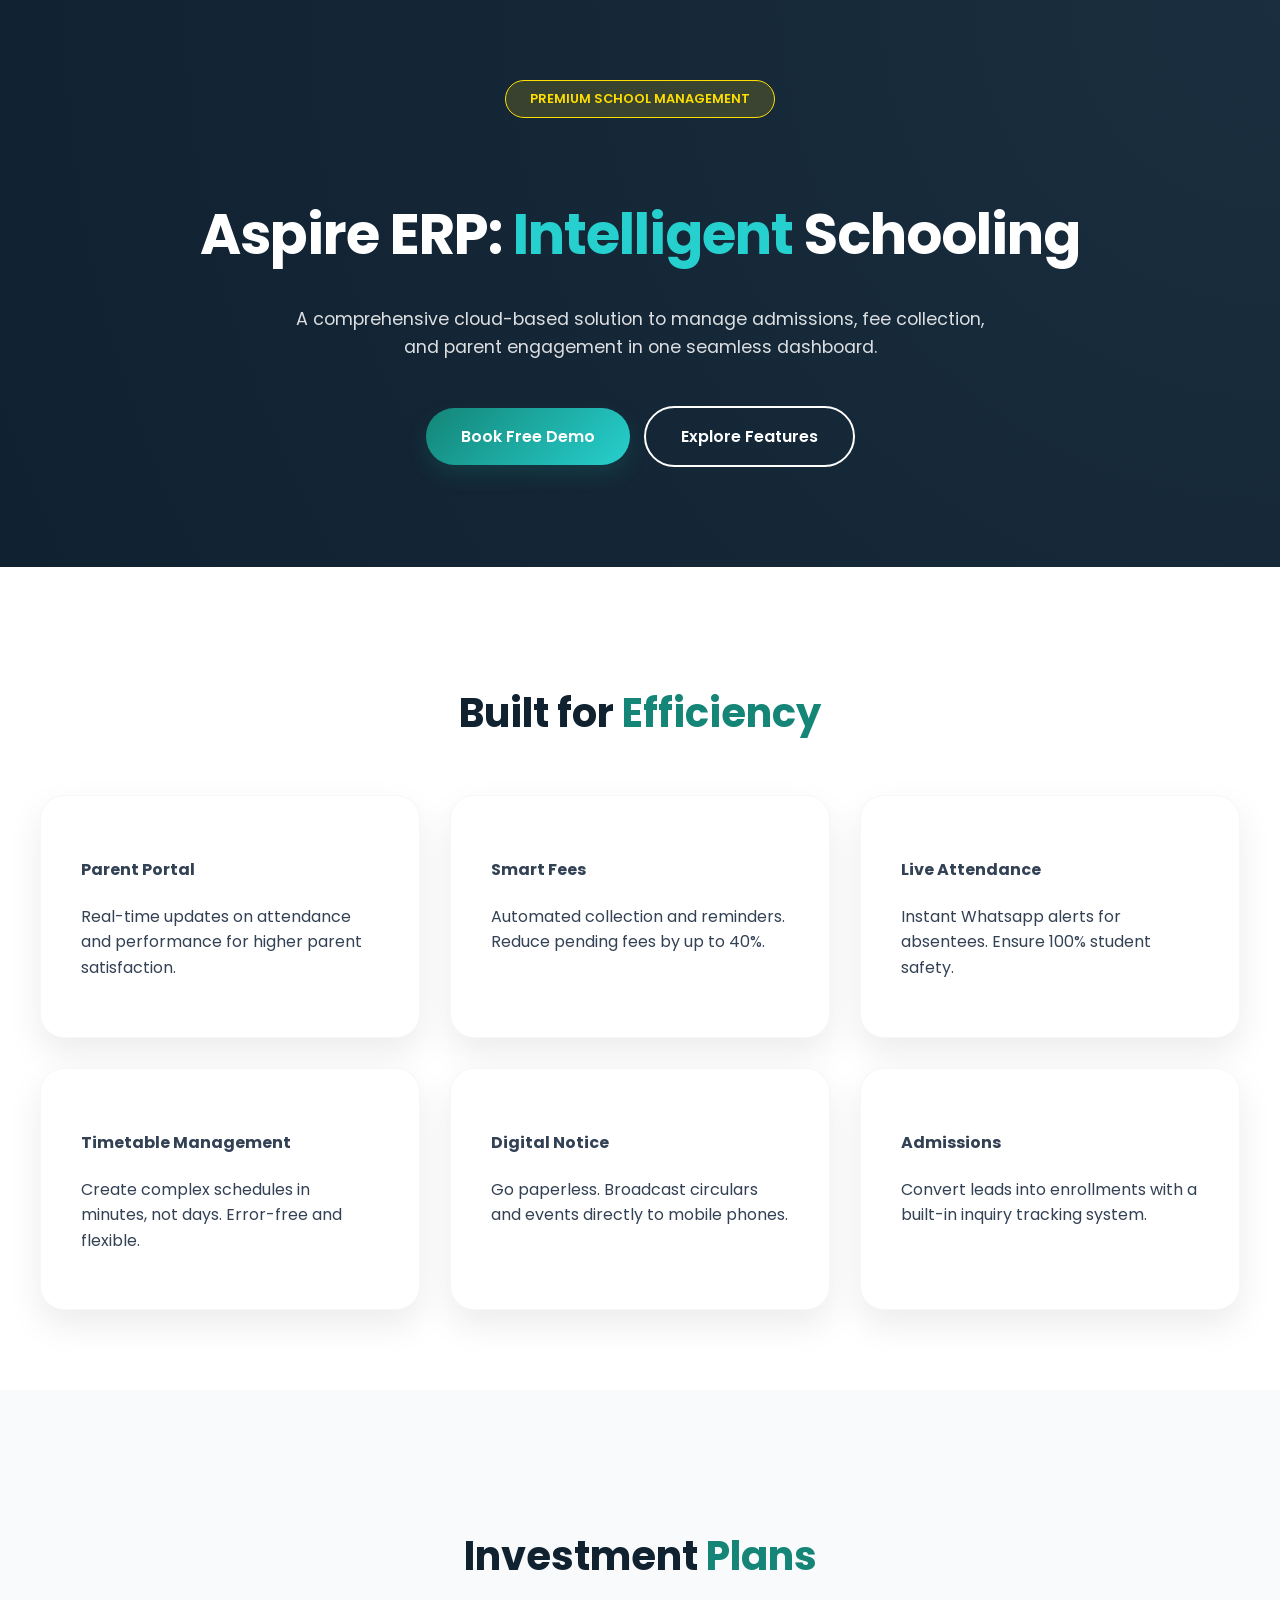
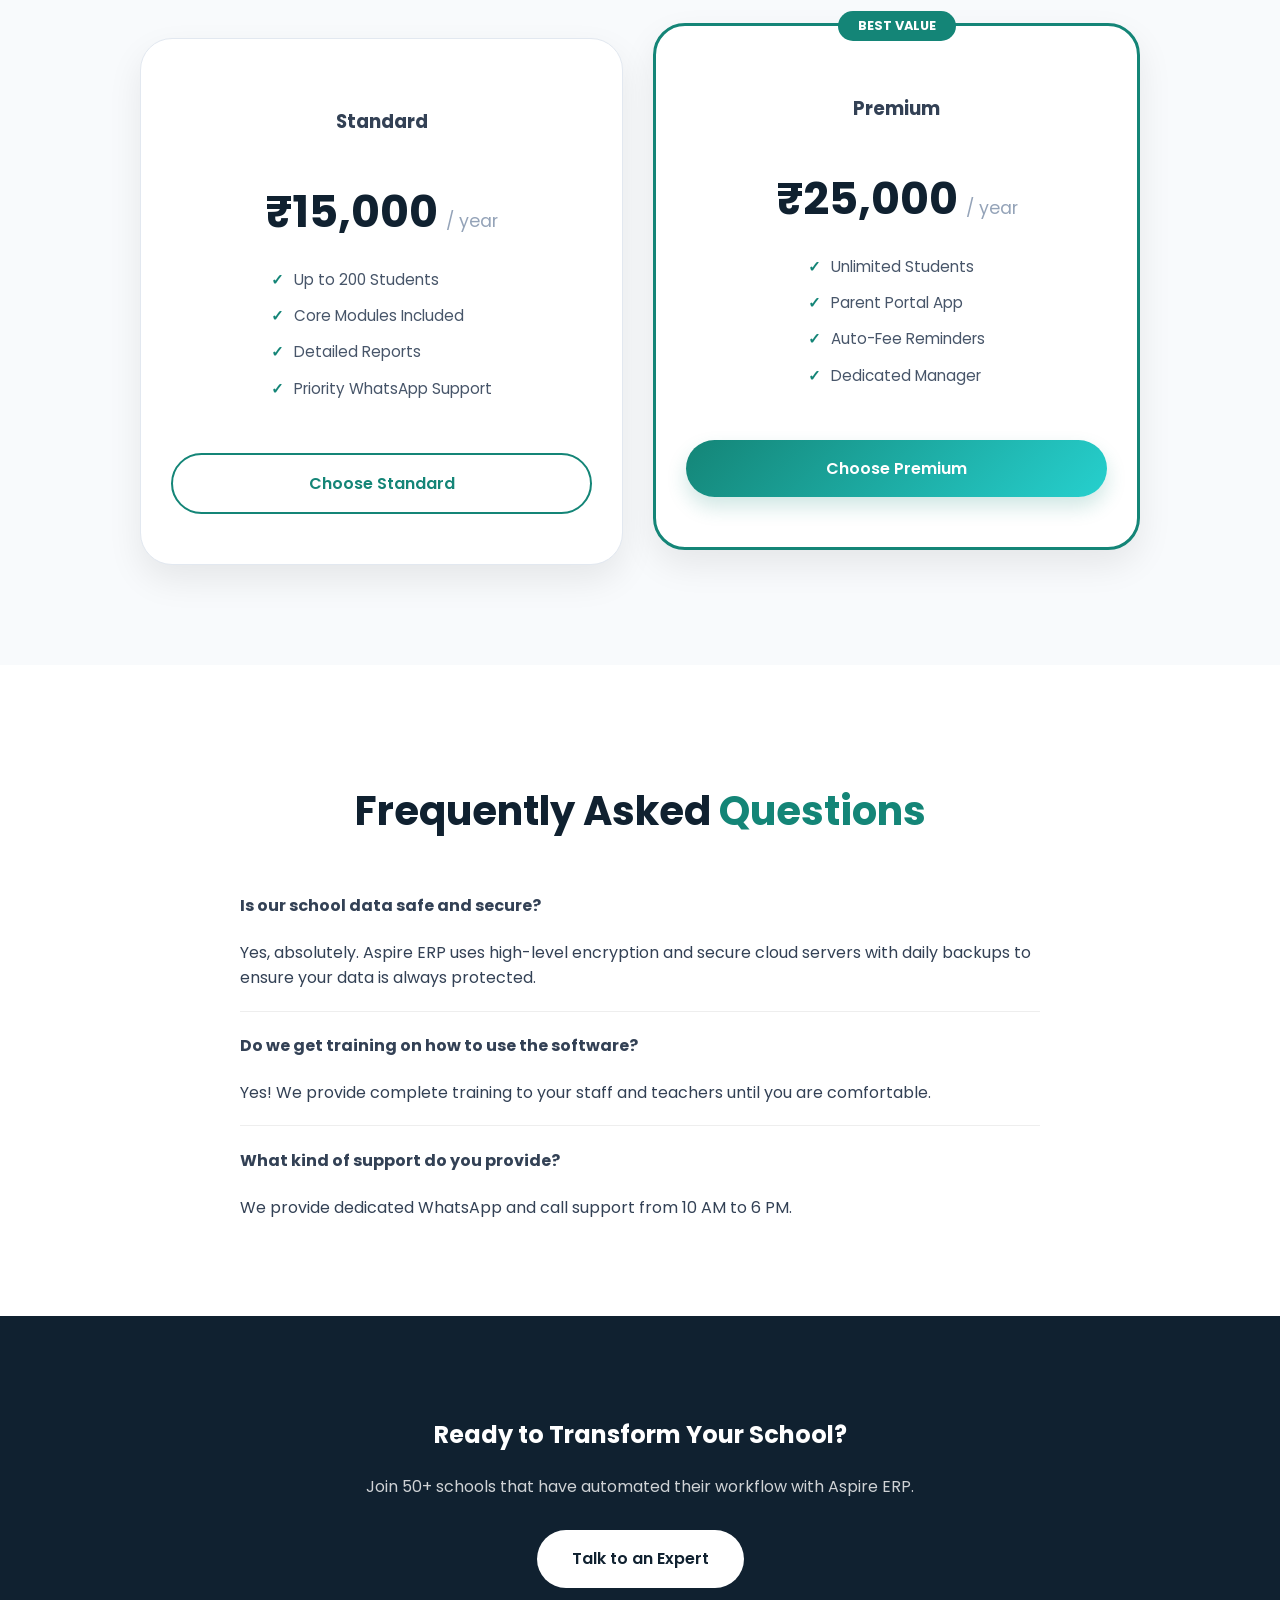
<file: aspire-erp.html>
<!DOCTYPE html>
<html lang="en">
<head>
    <meta charset="UTF-8">
    <meta name="viewport" content="width=device-width, initial-scale=1.0">
    <title>Aspire ERP | Modern School Management System</title>
    <link href="https://fonts.googleapis.com/css2?family=Poppins:wght@300;400;600;700&display=swap" rel="stylesheet">
    <link rel="icon" type="image/png" href="images/favicon.ico">
    <link rel="apple-touch-icon" href="images/favicon.ico">
    
    <style>
        :root {
            --primary-teal: #148577;
            --accent-cyan: #26d0ce;
            --navy-dark: #102130;
            --light-bg: #f8fafc;
            --white: #ffffff;
            --shadow: 0 15px 35px rgba(0,0,0,0.08);
        }

        body { font-family: 'Poppins', sans-serif; background: var(--white); color: #334155; margin: 0; line-height: 1.6; }

        /* Hero Section */
        .erp-hero { 
            padding: 80px 20px 100px; 
            background: radial-gradient(circle at top right, #1a2e3f, var(--navy-dark));
            color: white; 
            text-align: center;
        }
        
        .price-badge { 
            background: rgba(255, 223, 0, 0.15);
            border: 1px solid #ffdf00;
            color: #ffdf00;
            padding: 8px 24px; 
            border-radius: 50px; 
            font-weight: 600; 
            font-size: 0.8rem;
            text-transform: uppercase;
            display: inline-block;
            margin-bottom: 25px;
        }

        .erp-hero h1 { font-size: 3.5rem; margin-bottom: 25px; font-weight: 700; letter-spacing: -1px; }
        .erp-hero p { font-size: 1.1rem; max-width: 700px; margin: 0 auto 45px; opacity: 0.85; }

        /* Buttons */
        .btn {
            display: inline-block;
            padding: 16px 35px;
            background: linear-gradient(135deg, var(--primary-teal), var(--accent-cyan));
            color: white !important;
            text-decoration: none;
            border-radius: 50px;
            font-weight: 600;
            transition: 0.3s;
            box-shadow: 0 10px 20px rgba(20, 133, 119, 0.2);
            border: none;
            text-align: center;
        }
        .btn:hover { transform: translateY(-3px); box-shadow: 0 15px 30px rgba(20, 133, 119, 0.3); }
        
        /* Outline Button Fix - Text will be Teal now */
        .btn-outline { 
            background: transparent !important; 
            border: 2px solid var(--primary-teal) !important; 
            color: var(--primary-teal) !important; 
            box-shadow: none;
        }
        .btn-outline:hover { background: var(--primary-teal) !important; color: white !important; }

        /* White Outline for Hero Only */
        .erp-hero .btn-outline { border-color: white !important; color: white !important; }
        .erp-hero .btn-outline:hover { background: white !important; color: var(--navy-dark) !important; }

        /* Features */
        .feature-container { padding: 80px 20px; max-width: 1200px; margin: 0 auto; }
        .section-title { text-align: center; margin-bottom: 50px; font-size: 2.5rem; color: var(--navy-dark); }
        .highlight { color: var(--primary-teal); }

        .feature-grid { display: grid; grid-template-columns: repeat(3, 1fr); gap: 30px; }
        .feature-box {
            background: var(--white);
            padding: 40px;
            border-radius: 24px;
            border: 1px solid rgba(0,0,0,0.03);
            box-shadow: var(--shadow);
            transition: 0.3s;
        }
        .feature-box:hover { transform: translateY(-10px); border-color: var(--primary-teal); }

        /* Pricing Section */
        .pricing-section { background: var(--light-bg); padding: 100px 20px; }
        .pricing-grid {
            display: flex;
            justify-content: center;
            align-items: stretch;
            gap: 30px;
            max-width: 1000px;
            margin: 0 auto;
        }
        .price-card {
            flex: 1;
            background: white;
            padding: 50px 30px;
            border-radius: 32px;
            text-align: center;
            box-shadow: var(--shadow);
            border: 1px solid #e2e8f0;
            display: flex;
            flex-direction: column;
            position: relative;
            transition: 0.3s;
        }
        .price-card.featured {
            border: 3px solid var(--primary-teal);
            transform: translateY(-15px);
            z-index: 2;
        }
        .popular-label {
            position: absolute;
            top: -15px;
            left: 50%;
            transform: translateX(-50%);
            background: var(--primary-teal);
            color: white;
            padding: 5px 20px;
            border-radius: 50px;
            font-size: 0.8rem;
            font-weight: bold;
        }

        /* Price Text Alignment */
        .price { font-size: 2.8rem; font-weight: 700; color: var(--navy-dark); margin: 20px 0; display: flex; align-items: baseline; justify-content: center; gap: 8px; }
        .price span { font-size: 1.1rem; color: #94a3b8; font-weight: 400; }

        .price-list { list-style: none; padding: 0; margin: 0 0 40px 0; flex-grow: 1; text-align: left; display: inline-block; width: fit-content; margin-left: auto; margin-right: auto; }
        .price-list li { margin-bottom: 12px; font-size: 0.95rem; display: flex; align-items: center; gap: 10px; color: #475569; }
        .price-list li::before { content: "✓"; color: var(--primary-teal); font-weight: bold; }

        .price-card .btn { width: 100%; margin-top: auto; box-sizing: border-box; }

        /* FAQ */
        #faq { padding: 80px 20px; background: white; }
        .faq-grid { max-width: 800px; margin: 0 auto; }

        /* Mobile Adjustments */
        @media (max-width: 992px) {
            .feature-grid { grid-template-columns: repeat(2, 1fr); }
            .pricing-grid { flex-direction: column; align-items: center; }
            .price-card { width: 80%; max-width: 400px; transform: none !important; }
        }
        @media (max-width: 768px) {
            .erp-hero h1 { font-size: 2.2rem; }
            .hero-btns { display: flex; flex-direction: column; align-items: center; gap: 15px; }
            .hero-btns .btn { width: 60%; margin: 0 !important; }
            .feature-grid { grid-template-columns: 1fr; }
            .section-title { font-size: 2.2rem;}
            .price { font-size: 2.2rem;}
        }
    </style>
</head>
<body>

    <section class="erp-hero">
        <div class="container">
            <span class="price-badge">Premium School Management</span>
            <h1>Aspire ERP: <span style="color: var(--accent-cyan);">Intelligent</span> Schooling</h1>
            <p>A comprehensive cloud-based solution to manage admissions, fee collection, and parent engagement in one seamless dashboard.</p>
            <div class="hero-btns">
                <a href="https://wa.me/919707843381?text=Hi, I want a free demo of Aspire ERP" class="btn">Book Free Demo</a>
                <a href="#features" class="btn btn-outline" style="margin-left: 10px;">Explore Features</a>
            </div>
        </div>
    </section>

    <section id="features" class="feature-container">
        <h2 class="section-title">Built for <span class="highlight">Efficiency</span></h2>
        <div class="feature-grid">
            <div class="feature-box">
                <h4>Parent Portal</h4>
                <p>Real-time updates on attendance and performance for higher parent satisfaction.</p>
            </div>
            <div class="feature-box">
                <h4>Smart Fees</h4>
                <p>Automated collection and reminders. Reduce pending fees by up to 40%.</p>
            </div>
            <div class="feature-box">
                <h4>Live Attendance</h4>
                <p>Instant Whatsapp alerts for absentees. Ensure 100% student safety.</p>
            </div>
            <div class="feature-box">
                <h4>Timetable Management</h4>
                <p>Create complex schedules in minutes, not days. Error-free and flexible.</p>
            </div>
            <div class="feature-box">
                <h4>Digital Notice</h4>
                <p>Go paperless. Broadcast circulars and events directly to mobile phones.</p>
            </div>
            <div class="feature-box">
                <h4>Admissions</h4>
                <p>Convert leads into enrollments with a built-in inquiry tracking system.</p>
            </div>
        </div>
    </section>

    <section class="pricing-section">
        <div class="container">
            <h2 class="section-title">Investment <span class="highlight">Plans</span></h2>
            <div class="pricing-grid">
                
                <div class="price-card">
                    <h3>Standard</h3>
                    <div class="price">₹15,000 <span>/ year</span></div>
                    <ul class="price-list">
                        <li>Up to 200 Students</li>
                        <li>Core Modules Included</li>
                        <li>Detailed Reports</li>
                        <li>Priority WhatsApp Support</li>
                    </ul>
                    <a href="https://wa.me/919707843381?text=Interested in Standard Plan" class="btn btn-outline">Choose Standard</a>
                </div>

                <div class="price-card featured">
                    <div class="popular-label">BEST VALUE</div>
                    <h3>Premium</h3>
                    <div class="price">₹25,000 <span>/ year</span></div>
                    <ul class="price-list">
                        <li>Unlimited Students</li>
                        <li>Parent Portal App</li>
                        <li>Auto-Fee Reminders</li>
                        <li>Dedicated Manager</li>
                    </ul>
                    <a href="https://wa.me/919707843381?text=Interested in Premium Plan" class="btn">Choose Premium</a>
                </div>

            </div>
        </div>
    </section>

    <section id="faq">
        <div class="faq-grid">
            <h2 class="section-title">Frequently Asked <span class="highlight">Questions</span></h2>
            <div class="faq-item">
                <h4>Is our school data safe and secure?</h4>
                <p>Yes, absolutely. Aspire ERP uses high-level encryption and secure cloud servers with daily backups to ensure your data is always protected.</p>
            </div>
            <hr style="border: 0; border-top: 1px solid #eee; margin: 20px 0;">
            <div class="faq-item">
                <h4>Do we get training on how to use the software?</h4>
                <p>Yes! We provide complete training to your staff and teachers until you are comfortable.</p>
            </div>
            <hr style="border: 0; border-top: 1px solid #eee; margin: 20px 0;">
            <div class="faq-item">
                <h4>What kind of support do you provide?</h4>
                <p>We provide dedicated WhatsApp and call support from 10 AM to 6 PM.</p>
            </div>
        </div>
    </section>

    <section style="padding: 80px 20px; text-align: center; background: var(--navy-dark); color: white;">
        <h2>Ready to Transform Your School?</h2>
        <p style="margin-bottom: 30px; opacity: 0.8;">Join 50+ schools that have automated their workflow with Aspire ERP.</p>
        <a href="https://wa.me/919707843381" class="btn" style="background: white; color: var(--navy-dark) !important; box-shadow: none;">Talk to an Expert</a>
    </section>

</body>
</html>
</file>
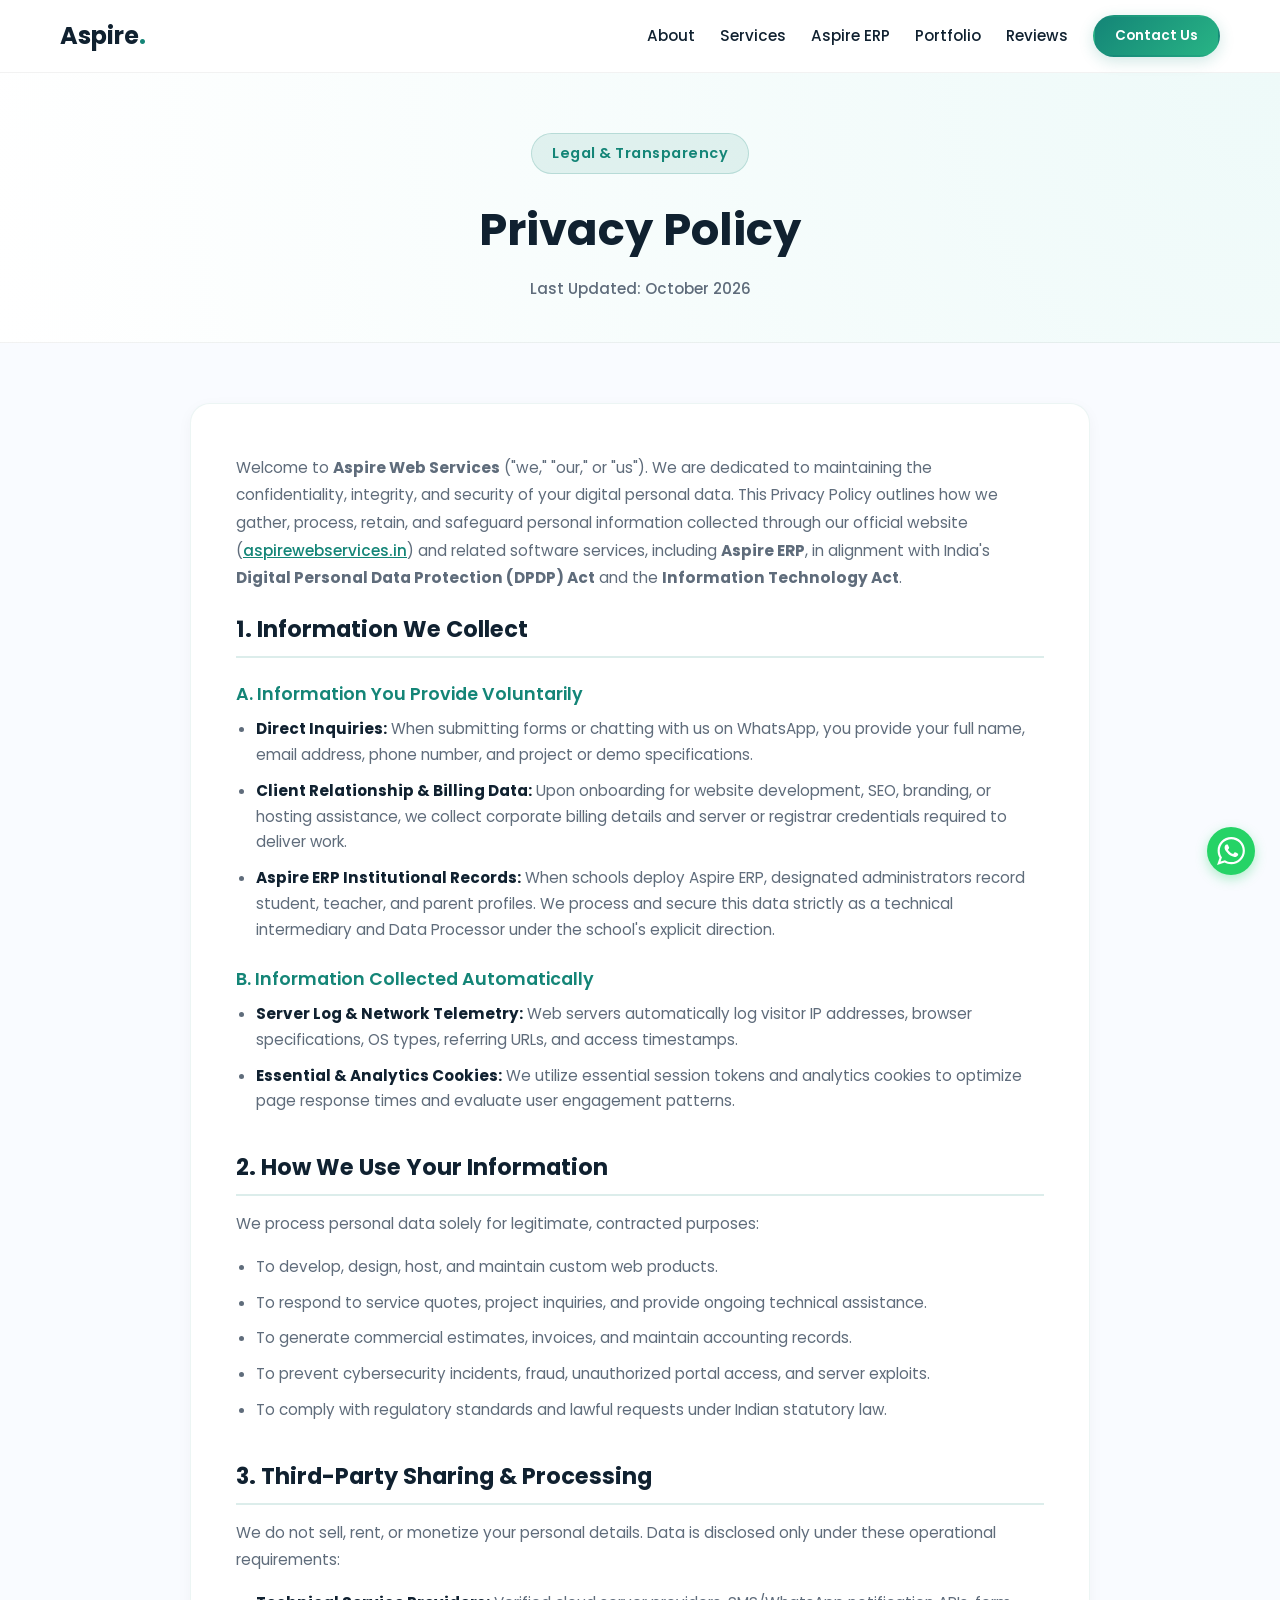
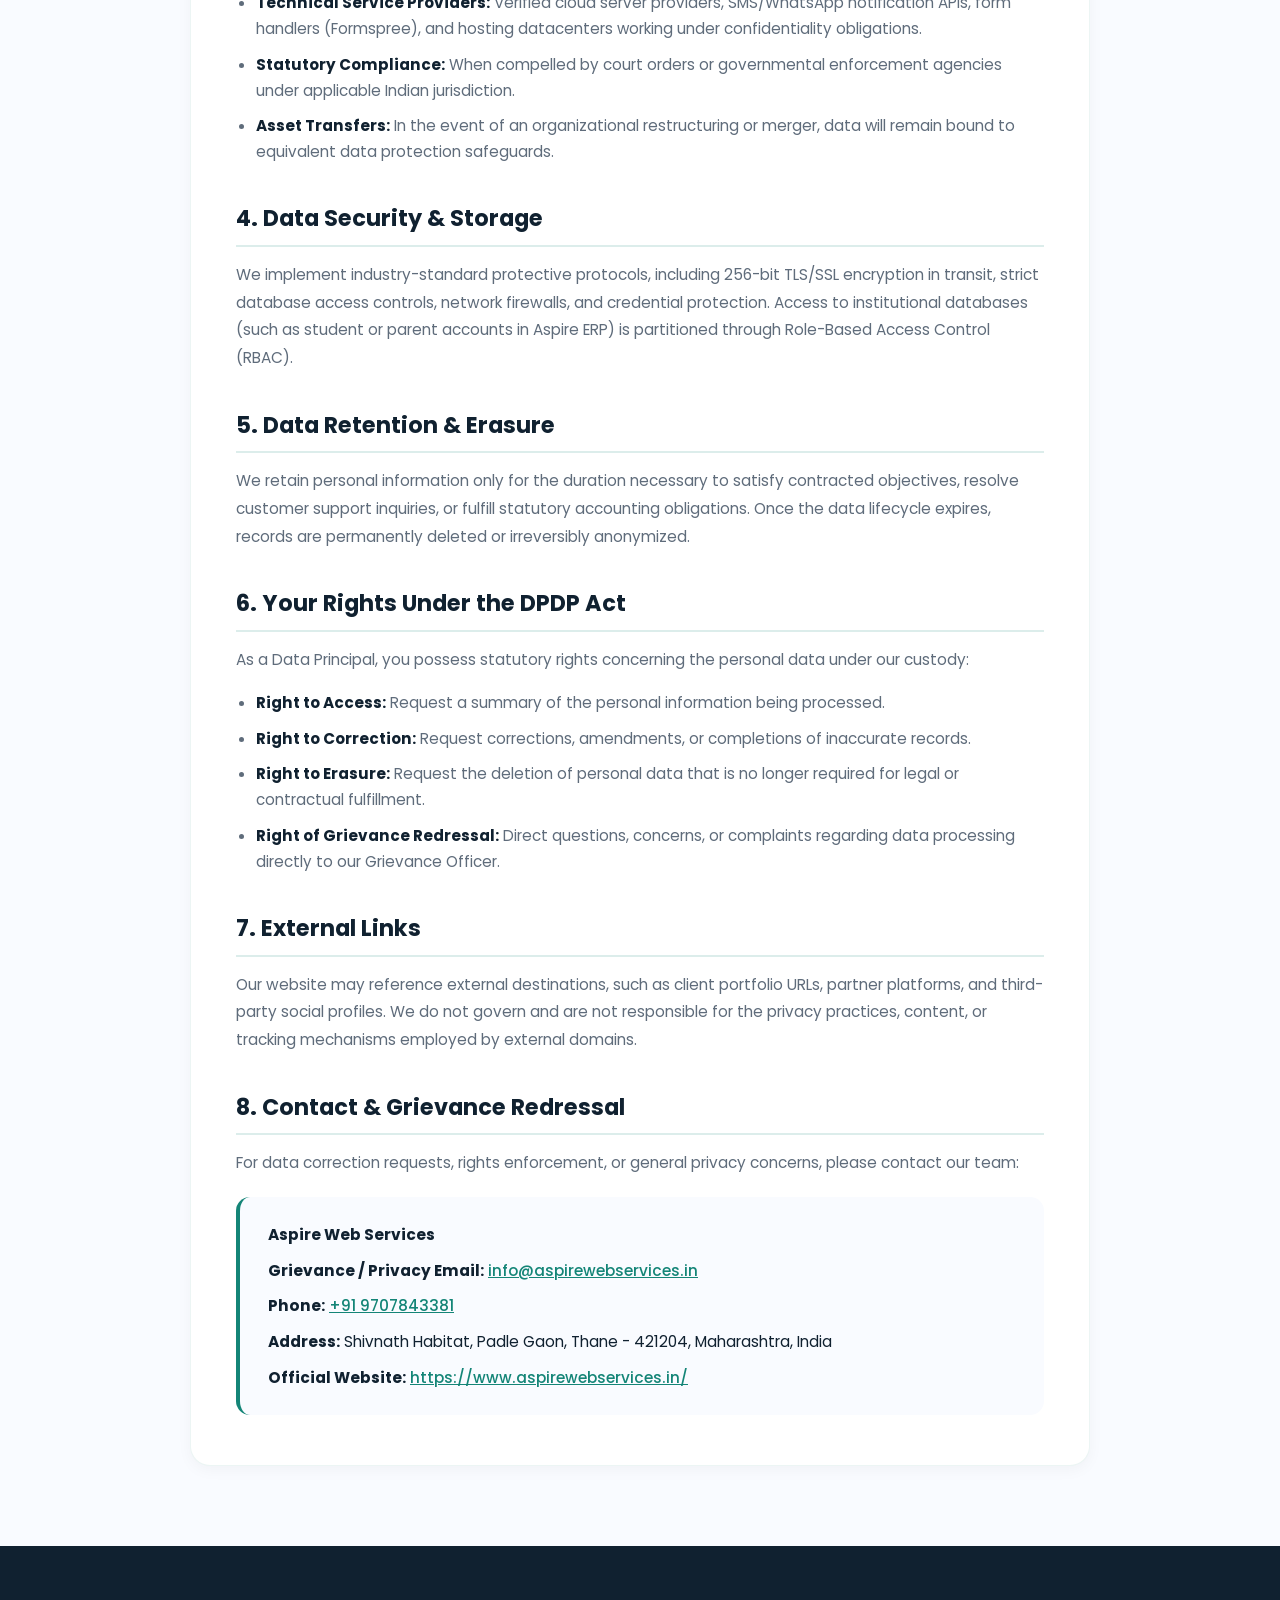
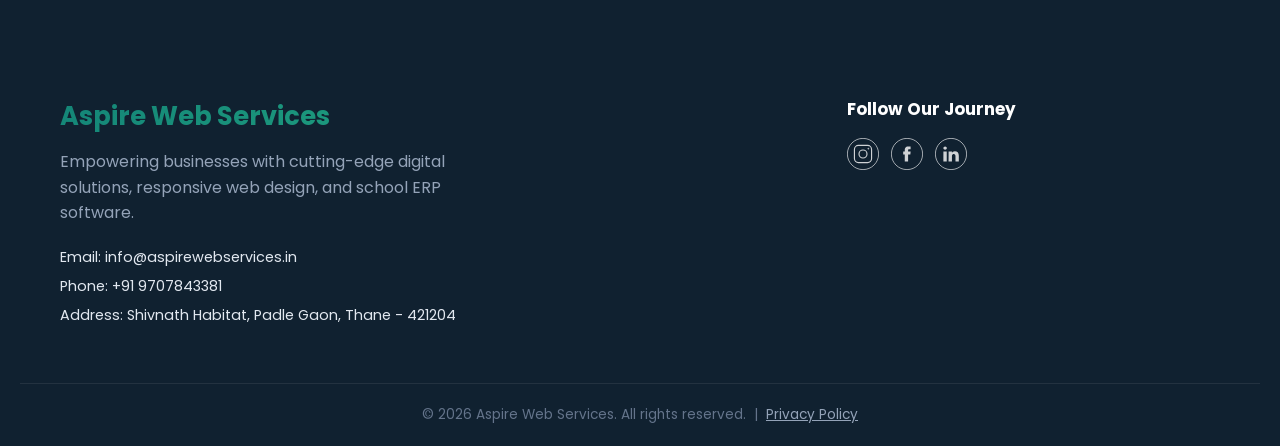
<file: privacy-policy.html>
<!DOCTYPE html>
<html lang="en">
<head>
  <meta charset="UTF-8" />
  <meta name="viewport" content="width=device-width, initial-scale=1.0" />
  <title>Privacy Policy | Aspire Web Services</title>
  <meta name="description" content="Privacy Policy of Aspire Web Services. Learn how we handle your digital personal data under the DPDP Act and IT Act." />
  <link rel="canonical" href="https://www.aspirewebservices.in/privacy-policy.html" />

  <!-- Favicons -->
  <link rel="icon" type="image/png" href="https://www.aspirewebservices.in/images/favicon/favicon-96x96.png" sizes="96x96" />
  <link rel="icon" type="image/svg+xml" href="https://www.aspirewebservices.in/images/favicon/favicon.svg" />
  <link rel="apple-touch-icon" sizes="180x180" href="https://www.aspirewebservices.in/images/favicon/apple-touch-icon.png" />
  <link rel="manifest" href="https://www.aspirewebservices.in/images/favicon/site.webmanifest" />

  <!-- Google Fonts -->
  <link rel="preconnect" href="https://fonts.googleapis.com" />
  <link rel="preconnect" href="https://fonts.gstatic.com" crossorigin />
  <link href="https://fonts.googleapis.com/css2?family=Poppins:wght@300;400;500;600;700&display=swap" rel="stylesheet" />

  <!-- Main Stylesheet -->
  <link rel="stylesheet" href="css/style.css" />

  <style>
    /* Privacy Policy Page Specific Enhancements */
    .legal-hero {
      background: radial-gradient(circle at top right, #eefaf9, #ffffff);
      padding: 60px 20px 40px;
      text-align: center;
      border-bottom: 1px solid rgba(0, 0, 0, 0.05);
    }

    .legal-hero h1 {
      font-size: 2.8rem;
      color: var(--secondary-navy);
      margin-bottom: 12px;
    }

    .legal-hero .last-updated {
      color: var(--text-gray);
      font-size: 0.95rem;
      font-weight: 500;
    }

    .legal-content-wrap {
      background-color: var(--bg-light);
      padding: 60px 20px 80px;
    }

    .legal-card {
      max-width: 900px;
      margin: 0 auto;
      background: var(--white);
      border-radius: 20px;
      padding: 50px 45px;
      box-shadow: var(--shadow-sm);
      border: 1px solid rgba(20, 133, 119, 0.08);
    }

    .legal-card h2 {
      font-size: 1.4rem;
      color: var(--secondary-navy);
      margin-top: 36px;
      margin-bottom: 14px;
      position: relative;
      padding-bottom: 8px;
      border-bottom: 2px solid rgba(20, 133, 119, 0.15);
      font-weight: 700;
    }

    .legal-card h2:first-of-type {
      margin-top: 20px;
    }

    .legal-card h3 {
      font-size: 1.1rem;
      color: var(--primary-teal);
      margin-top: 22px;
      margin-bottom: 8px;
      font-weight: 600;
    }

    .legal-card p {
      color: var(--text-gray);
      font-size: 0.96rem;
      line-height: 1.8;
      margin-bottom: 16px;
    }

    .legal-card ul {
      margin: 0 0 20px 20px;
      padding: 0;
    }

    .legal-card li {
      color: var(--text-gray);
      font-size: 0.95rem;
      line-height: 1.7;
      margin-bottom: 10px;
    }

    .legal-card li strong {
      color: var(--secondary-navy);
    }

    .legal-card a {
      color: var(--primary-teal);
      font-weight: 500;
      text-decoration: underline;
    }

    .legal-card a:hover {
      color: #28b485;
    }

    .contact-box {
      background: var(--bg-light);
      padding: 24px 28px;
      border-radius: 14px;
      border-left: 4px solid var(--primary-teal);
      margin-top: 20px;
    }

    .contact-box p {
      margin-bottom: 8px;
      color: var(--secondary-navy);
    }

    .contact-box p:last-child {
      margin-bottom: 0;
    }

    @media (max-width: 768px) {
      .legal-hero h1 {
        font-size: 2.2rem;
      }
      .legal-card {
        padding: 30px 20px;
        border-radius: 16px;
      }
      .legal-card h2 {
        font-size: 1.25rem;
      }
    }
  </style>
</head>
<body>

  <!-- Navigation Bar -->
  <header class="navbar">
    <div class="nav-container">
      <a href="index.html" class="nav-logo">Aspire<span>.</span></a>
      <nav class="nav-menu" id="navMenu">
        <a href="index.html#about" class="nav-link">About</a>
        <a href="index.html#services" class="nav-link">Services</a>
        <a href="index.html#aspire-erp" class="nav-link">Aspire ERP</a>
        <a href="index.html#portfolio" class="nav-link">Portfolio</a>
        <a href="index.html#reviews" class="nav-link">Reviews</a>
        <a href="index.html#contact" class="btn btn-sm">Contact Us</a>
      </nav>
      <button class="nav-toggle" id="navToggle" aria-label="Toggle navigation menu">
        <span></span>
        <span></span>
        <span></span>
      </button>
    </div>
  </header>

  <!-- Hero Banner -->
  <section class="legal-hero">
    <div class="container" style="padding: 0 20px;">
      <span class="hero-badge">Legal & Transparency</span>
      <h1>Privacy Policy</h1>
      <p class="last-updated">Last Updated: October 2026</p>
    </div>
  </section>

  <!-- Legal Body Content -->
  <section class="legal-content-wrap">
    <div class="container" style="padding: 0 20px;">
      <article class="legal-card">
        <p>Welcome to <strong>Aspire Web Services</strong> ("we," "our," or "us"). We are dedicated to maintaining the confidentiality, integrity, and security of your digital personal data. This Privacy Policy outlines how we gather, process, retain, and safeguard personal information collected through our official website (<a href="https://www.aspirewebservices.in/">aspirewebservices.in</a>) and related software services, including <strong>Aspire ERP</strong>, in alignment with India's <strong>Digital Personal Data Protection (DPDP) Act</strong> and the <strong>Information Technology Act</strong>.</p>

        <h2>1. Information We Collect</h2>
        
        <h3>A. Information You Provide Voluntarily</h3>
        <ul>
          <li><strong>Direct Inquiries:</strong> When submitting forms or chatting with us on WhatsApp, you provide your full name, email address, phone number, and project or demo specifications.</li>
          <li><strong>Client Relationship & Billing Data:</strong> Upon onboarding for website development, SEO, branding, or hosting assistance, we collect corporate billing details and server or registrar credentials required to deliver work.</li>
          <li><strong>Aspire ERP Institutional Records:</strong> When schools deploy Aspire ERP, designated administrators record student, teacher, and parent profiles. We process and secure this data strictly as a technical intermediary and Data Processor under the school's explicit direction.</li>
        </ul>

        <h3>B. Information Collected Automatically</h3>
        <ul>
          <li><strong>Server Log & Network Telemetry:</strong> Web servers automatically log visitor IP addresses, browser specifications, OS types, referring URLs, and access timestamps.</li>
          <li><strong>Essential & Analytics Cookies:</strong> We utilize essential session tokens and analytics cookies to optimize page response times and evaluate user engagement patterns.</li>
        </ul>

        <h2>2. How We Use Your Information</h2>
        <p>We process personal data solely for legitimate, contracted purposes:</p>
        <ul>
          <li>To develop, design, host, and maintain custom web products.</li>
          <li>To respond to service quotes, project inquiries, and provide ongoing technical assistance.</li>
          <li>To generate commercial estimates, invoices, and maintain accounting records.</li>
          <li>To prevent cybersecurity incidents, fraud, unauthorized portal access, and server exploits.</li>
          <li>To comply with regulatory standards and lawful requests under Indian statutory law.</li>
        </ul>

        <h2>3. Third-Party Sharing & Processing</h2>
        <p>We do not sell, rent, or monetize your personal details. Data is disclosed only under these operational requirements:</p>
        <ul>
          <li><strong>Technical Service Providers:</strong> Verified cloud server providers, SMS/WhatsApp notification APIs, form handlers (Formspree), and hosting datacenters working under confidentiality obligations.</li>
          <li><strong>Statutory Compliance:</strong> When compelled by court orders or governmental enforcement agencies under applicable Indian jurisdiction.</li>
          <li><strong>Asset Transfers:</strong> In the event of an organizational restructuring or merger, data will remain bound to equivalent data protection safeguards.</li>
        </ul>

        <h2>4. Data Security & Storage</h2>
        <p>We implement industry-standard protective protocols, including 256-bit TLS/SSL encryption in transit, strict database access controls, network firewalls, and credential protection. Access to institutional databases (such as student or parent accounts in Aspire ERP) is partitioned through Role-Based Access Control (RBAC).</p>

        <h2>5. Data Retention & Erasure</h2>
        <p>We retain personal information only for the duration necessary to satisfy contracted objectives, resolve customer support inquiries, or fulfill statutory accounting obligations. Once the data lifecycle expires, records are permanently deleted or irreversibly anonymized.</p>

        <h2>6. Your Rights Under the DPDP Act</h2>
        <p>As a Data Principal, you possess statutory rights concerning the personal data under our custody:</p>
        <ul>
          <li><strong>Right to Access:</strong> Request a summary of the personal information being processed.</li>
          <li><strong>Right to Correction:</strong> Request corrections, amendments, or completions of inaccurate records.</li>
          <li><strong>Right to Erasure:</strong> Request the deletion of personal data that is no longer required for legal or contractual fulfillment.</li>
          <li><strong>Right of Grievance Redressal:</strong> Direct questions, concerns, or complaints regarding data processing directly to our Grievance Officer.</li>
        </ul>

        <h2>7. External Links</h2>
        <p>Our website may reference external destinations, such as client portfolio URLs, partner platforms, and third-party social profiles. We do not govern and are not responsible for the privacy practices, content, or tracking mechanisms employed by external domains.</p>

        <h2>8. Contact & Grievance Redressal</h2>
        <p>For data correction requests, rights enforcement, or general privacy concerns, please contact our team:</p>
        
        <div class="contact-box">
          <p><strong>Aspire Web Services</strong></p>
          <p><strong>Grievance / Privacy Email:</strong> <a href="mailto:info@aspirewebservices.in">info@aspirewebservices.in</a></p>
          <p><strong>Phone:</strong> <a href="tel:+919707843381">+91 9707843381</a></p>
          <p><strong>Address:</strong> Shivnath Habitat, Padle Gaon, Thane - 421204, Maharashtra, India</p>
          <p><strong>Official Website:</strong> <a href="https://www.aspirewebservices.in/">https://www.aspirewebservices.in/</a></p>
        </div>
      </article>
    </div>
  </section>

  <!-- WhatsApp Floating Button -->
  <a href="https://wa.me/919707843381?text=Hi%20Aspire%20Web%20Services,%20I'm%20contacting%20you%20regarding%20your%20services." class="whatsapp-float" target="_blank" rel="noopener noreferrer" aria-label="Chat with us on WhatsApp" title="Chat on WhatsApp">
    <img src="images/whatsapp.svg" alt="WhatsApp Icon" />
  </a>

  <!-- Scroll to Top Button -->
  <button id="scrollToTopBtn" aria-label="Scroll to top of the page" title="Go to top">↑</button>

  <!-- Footer Section -->
  <footer class="footer">
    <div class="container footer-container">
      <div class="footer-brand">
        <h3>Aspire Web Services</h3>
        <p>Empowering businesses with cutting-edge digital solutions, responsive web design, and school ERP software.</p>
        <div class="footer-contact-info">
          <p>Email: <a href="mailto:info@aspirewebservices.in">info@aspirewebservices.in</a></p>
          <p>Phone: <a href="tel:+919707843381">+91 9707843381</a></p>
          <p>Address: Shivnath Habitat, Padle Gaon, Thane - 421204</p>
        </div>
      </div>

      <div class="footer-social-box">
        <h4>Follow Our Journey</h4>
        <div class="social-links">
          <a href="https://www.instagram.com/aspirewebservices/" target="_blank" rel="noopener noreferrer" aria-label="Visit our Instagram page">
            <img src="images/insta.svg" alt="Instagram" />
          </a>
          <a href="https://www.facebook.com/aspirewebstudio/" target="_blank" rel="noopener noreferrer" aria-label="Visit our Facebook page">
            <img src="images/facebook.svg" alt="Facebook" />
          </a>
          <a href="https://in.linkedin.com/company/aspire-web-studio" target="_blank" rel="noopener noreferrer" aria-label="Visit our LinkedIn profile">
            <img src="images/linkedin.svg" alt="LinkedIn" />
          </a>
        </div>
      </div>
    </div>
    <div class="footer-bottom">
      <p>© 2026 Aspire Web Services. All rights reserved. &nbsp;|&nbsp; <a href="privacy-policy.html" style="color: #94a3b8; text-decoration: underline;">Privacy Policy</a></p>
    </div>
  </footer>

  <script src="js/main.js" defer></script>
</body>
</html>
</file>
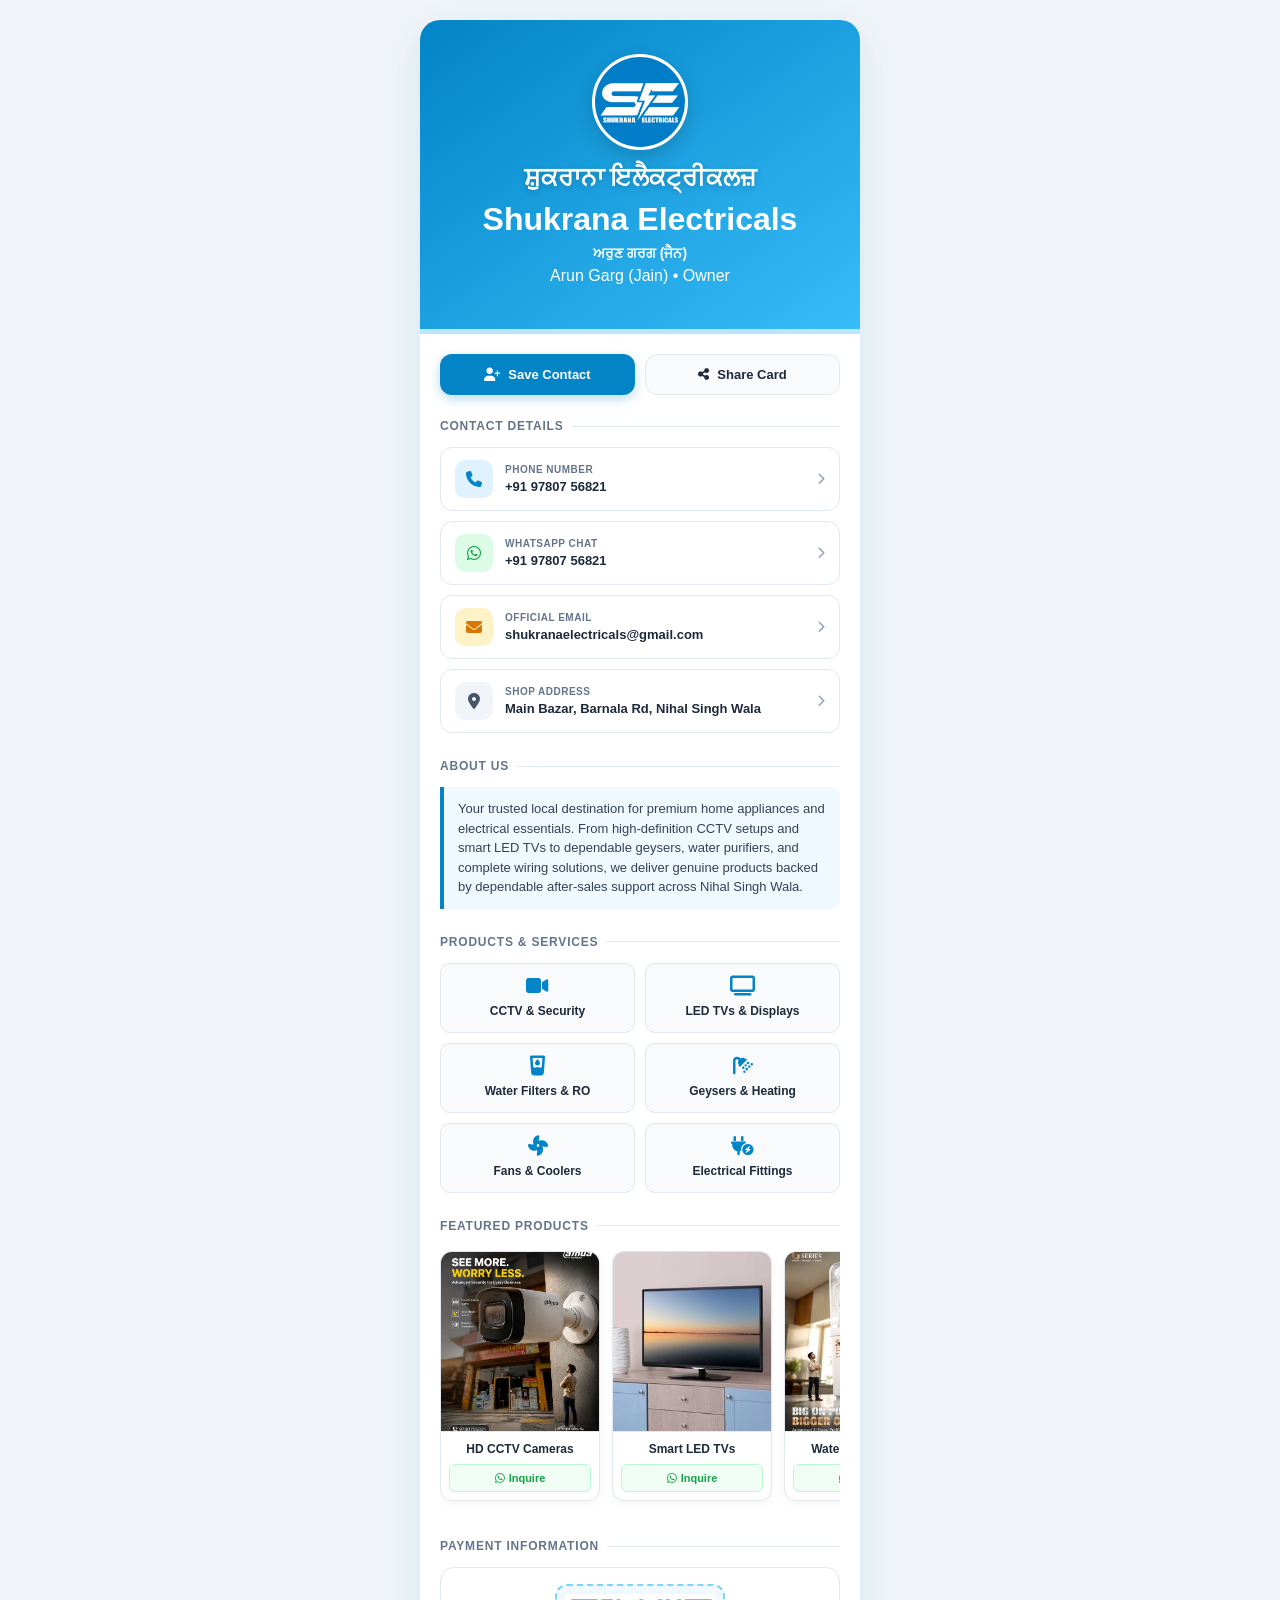
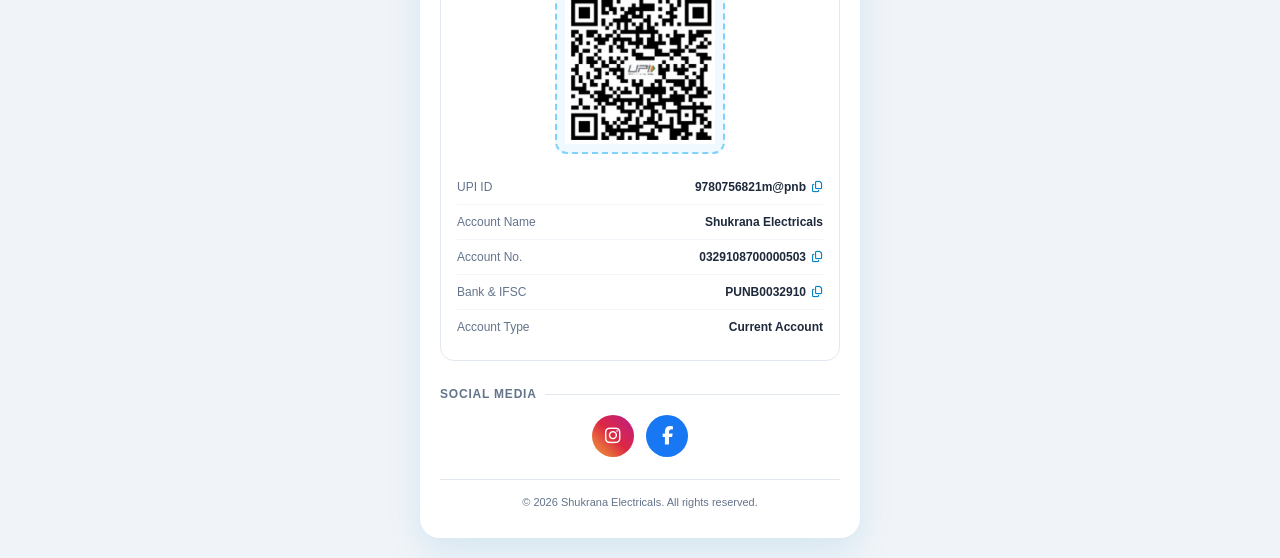
<file: shukrana-electricals.html>
<!DOCTYPE html>
<html lang="en">
<head>
  <meta charset="UTF-8" />
  <meta name="viewport" content="width=device-width, initial-scale=1.0" />
  <title>Shukrana Electricals - Arun Garg</title>
  <meta name="description" content="Connect with Shukrana Electricals in Nihal Singh Wala. Your trusted shop for CCTV, smart TVs, geysers, water purifiers & full electrical fittings.">
  <link rel="stylesheet" href="https://cdnjs.cloudflare.com/ajax/libs/font-awesome/6.4.0/css/all.min.css" />
<style>
    :root {
      --primary: #0284c7;        /* Refined lighter electric blue */
      --primary-dark: #0369a1;
      --secondary: #e0f2fe;      /* Soft ice blue tint */
      --secondary-hover: #bae6fd;
      --accent: #ef4444;         /* Vibrant red accent */
      --bg: #f0f4f8;
      --card-bg: #ffffff;
      --text-main: #1e293b;
      --text-muted: #64748b;
      --border: #e2e8f0;
      --card-radius: 20px;
    }

    * {
      box-sizing: border-box;
      margin: 0;
      padding: 0;
      font-family: -apple-system, BlinkMacSystemFont, 'Segoe UI', Roboto, 'Noto Sans Gurmukhi', Helvetica, Arial, sans-serif;
    }

    body {
      background-color: var(--bg);
      color: var(--text-main);
      display: flex;
      justify-content: center;
      padding: 20px 14px;
      line-height: 1.5;
    }

    .card {
      width: 100%;
      max-width: 440px;
      background: var(--card-bg);
      border-radius: var(--card-radius);
      overflow: hidden;
      box-shadow: 0 12px 35px rgba(2, 132, 199, 0.12);
      position: relative;
    }

    /* Clean Light Blue Hero / Banner */
    .banner {
      background: linear-gradient(145deg, #0284c7 0%, #38bdf8 100%);
      padding: 34px 18px 46px;
      text-align: center;
      color: #fff;
      position: relative;
    }

    .banner::after {
      content: "";
      position: absolute;
      bottom: 0;
      left: 0;
      right: 0;
      height: 5px;
      background: #bae6fd;
    }

    .logo-container {
      width: 96px;
      height: 96px;
      margin: 0 auto 12px;
      background: #ffffff;
      border-radius: 50%;
      display: flex;
      align-items: center;
      justify-content: center;
      box-shadow: 0 6px 18px rgba(0, 0, 0, 0.16);
      border: 3.5px solid #ffffff;
      overflow: hidden;
    }

    .logo-container img {
      width: 100%;
      height: 100%;
      object-fit: contain;
    }

    .logo-fallback {
      font-size: 28px;
      font-weight: 800;
      color: var(--primary);
    }

    .punjabi-title {
      font-size: 25px;
      font-weight: 800;
      color: #ffffff;
      text-shadow: 0 2px 6px rgba(0, 0, 0, 0.18);
      line-height: 1.25;
      margin-bottom: 2px;
    }

    .english-title {
      font-size: 15px;
      font-weight: 700;
      letter-spacing: 0.8px;
      text-transform: uppercase;
      color: #e0f2fe;
    }

    .person-names {
      margin-top: 8px;
      background: rgba(255, 255, 255, 0.2);
      backdrop-filter: blur(4px);
      display: inline-block;
      padding: 5px 14px;
      border-radius: 20px;
    }

    .person-name-pb {
      font-size: 14px;
      font-weight: 700;
      color: #ffffff;
    }

    .person-name-en {
      font-size: 12px;
      color: #f0f9ff;
      font-weight: 500;
    }

    .content {
      padding: 20px;
    }

    /* Action Buttons */
    .action-grid {
      display: grid;
      grid-template-columns: 1fr 1fr;
      gap: 10px;
      margin-bottom: 22px;
    }

    .action-btn-main {
      display: flex;
      align-items: center;
      justify-content: center;
      gap: 8px;
      padding: 12px 14px;
      border-radius: 12px;
      font-size: 13px;
      font-weight: 700;
      border: none;
      cursor: pointer;
      text-decoration: none;
      transition: transform 0.15s ease;
    }

    .action-btn-main:active {
      transform: scale(0.97);
    }

    .btn-save {
      background: var(--primary);
      color: #fff;
      box-shadow: 0 4px 12px rgba(2, 132, 199, 0.28);
    }

    .btn-share {
      background: #f8fafc;
      color: var(--text-main);
      border: 1px solid var(--border);
    }

    .section-title {
      font-size: 12px;
      font-weight: 800;
      text-transform: uppercase;
      color: var(--text-muted);
      letter-spacing: 0.8px;
      margin-bottom: 12px;
      display: flex;
      align-items: center;
      gap: 8px;
    }

    .section-title::after {
      content: "";
      flex: 1;
      height: 1px;
      background: var(--border);
    }

    /* Contact Details List */
    .contact-list {
      display: flex;
      flex-direction: column;
      gap: 10px;
      margin-bottom: 24px;
    }

    .contact-item {
      display: flex;
      align-items: center;
      justify-content: space-between;
      padding: 12px 14px;
      background: #ffffff;
      border: 1px solid var(--border);
      border-radius: 12px;
      text-decoration: none;
      color: inherit;
      transition: background 0.15s ease;
    }

    .contact-item:hover {
      background: #f8fafc;
    }

    .contact-left {
      display: flex;
      align-items: center;
      gap: 12px;
      min-width: 0;
    }

    .contact-icon {
      width: 38px;
      height: 38px;
      border-radius: 10px;
      display: flex;
      align-items: center;
      justify-content: center;
      font-size: 16px;
      flex-shrink: 0;
    }

    .icon-call { background: #e0f2fe; color: #0284c7; }
    .icon-wa { background: #dcfce7; color: #16a34a; }
    .icon-mail { background: #fef3c7; color: #d97706; }
    .icon-map { background: #f1f5f9; color: #475569; }

    .contact-details {
      min-width: 0;
    }

    .contact-label {
      font-size: 10px;
      font-weight: 700;
      color: var(--text-muted);
      text-transform: uppercase;
      letter-spacing: 0.5px;
    }

    .contact-value {
      font-size: 13px;
      font-weight: 600;
      color: var(--text-main);
      white-space: nowrap;
      overflow: hidden;
      text-overflow: ellipsis;
    }

    .contact-action-arrow {
      font-size: 12px;
      color: #94a3b8;
      padding-left: 8px;
      flex-shrink: 0;
    }

    /* About Section */
    .about-box {
      background: #f0f9ff;
      border-left: 4px solid var(--primary);
      padding: 12px 14px;
      border-radius: 0 8px 8px 0;
      font-size: 13px;
      color: #334155;
      margin-bottom: 24px;
      line-height: 1.5;
    }

    .about-box-pb {
      font-size: 13px;
      font-weight: 600;
      color: var(--primary-dark);
      margin-bottom: 6px;
      line-height: 1.4;
    }

    /* Featured Products Slider */
    .product-slider-container {
      margin-bottom: 24px;
    }

    .product-slider {
      display: flex;
      gap: 12px;
      overflow-x: auto;
      scroll-snap-type: x mandatory;
      -webkit-overflow-scrolling: touch;
      padding: 4px 2px 12px;
    }

    .product-slider::-webkit-scrollbar {
      height: 5px;
    }

    .product-slider::-webkit-scrollbar-thumb {
      background: #cbd5e1;
      border-radius: 10px;
    }

    .slide-item {
      flex: 0 0 160px;
      scroll-snap-align: start;
      background: #ffffff;
      border: 1px solid var(--border);
      border-radius: 12px;
      overflow: hidden;
      box-shadow: 0 3px 8px rgba(0, 0, 0, 0.04);
      display: flex;
      flex-direction: column;
    }

    .slide-img-box {
      width: 100%;
      height: 180px;
      background: #f0f9ff;
      display: flex;
      flex-direction: column;
      align-items: center;
      justify-content: center;
      color: var(--text-muted);
      font-size: 10px;
      border-bottom: 1px solid var(--border);
    }

    .slide-img-box img {
      width: 100%;
      height: 100%;
      object-fit: cover;
    }

    .slide-info {
      padding: 8px;
      text-align: center;
      display: flex;
      flex-direction: column;
      flex: 1;
      justify-content: space-between;
    }

    .slide-title {
      font-size: 12px;
      font-weight: 700;
      color: var(--text-main);
      margin-bottom: 6px;
    }

    .slide-inquire {
      display: inline-flex;
      align-items: center;
      justify-content: center;
      gap: 4px;
      background: #f0fdf4;
      color: #16a34a;
      border: 1px solid #bbf7d0;
      padding: 5px 0;
      border-radius: 6px;
      font-size: 11px;
      font-weight: 600;
      text-decoration: none;
      width: 100%;
    }

    /* Products Grid */
    .services-grid {
      display: grid;
      grid-template-columns: repeat(2, 1fr);
      gap: 10px;
      margin-bottom: 24px;
    }

    .service-card {
      background: #f8fafc;
      border: 1px solid var(--border);
      padding: 12px 8px;
      border-radius: 10px;
      text-align: center;
      font-size: 12px;
      font-weight: 600;
    }

    .service-card i {
      display: block;
      font-size: 20px;
      color: var(--primary);
      margin-bottom: 6px;
    }

    /* Payment Box */
    .payment-box {
      background: #ffffff;
      border: 1px solid var(--border);
      border-radius: 14px;
      padding: 16px;
      margin-bottom: 24px;
    }

    .qr-slot {
      width: 170px;
      height: 170px;
      margin: 0 auto 16px;
      background: #f0f9ff;
      border: 2px dashed #7dd3fc;
      border-radius: 12px;
      display: flex;
      flex-direction: column;
      align-items: center;
      justify-content: center;
      color: var(--text-muted);
      font-size: 11px;
      text-align: center;
      padding: 8px;
    }

    .qr-slot img {
      width: 100%;
      height: 100%;
      object-fit: contain;
    }

    .pay-row {
      display: flex;
      justify-content: space-between;
      align-items: center;
      font-size: 12px;
      padding: 8px 0;
      border-bottom: 1px solid #f1f5f9;
    }

    .pay-row:last-child {
      border-bottom: none;
    }

    .pay-label {
      color: var(--text-muted);
      font-weight: 500;
    }

    .pay-value {
      font-weight: 600;
      color: var(--text-main);
      display: flex;
      align-items: center;
      gap: 6px;
      cursor: pointer;
    }

    .pay-value i {
      color: var(--primary);
    }

    /* Social Media */
    .social-links {
      display: flex;
      justify-content: center;
      gap: 12px;
      margin-bottom: 22px;
    }

    .social-btn {
      width: 42px;
      height: 42px;
      border-radius: 50%;
      display: flex;
      align-items: center;
      justify-content: center;
      color: #fff;
      text-decoration: none;
      font-size: 18px;
    }

    .social-insta { background: linear-gradient(45deg, #f09433, #e6683c, #dc2743, #cc2366, #bc1888); }
    .social-fb { background: #1877f2; }

    /* Footer */
    .footer {
      text-align: center;
      font-size: 11px;
      color: var(--text-muted);
      padding: 14px 0 6px;
      border-top: 1px solid var(--border);
      line-height: 1.6;
    }

    /* Toast */
    .toast {
      position: fixed;
      bottom: 24px;
      left: 50%;
      transform: translateX(-50%) translateY(100px);
      background: #0f172a;
      color: #fff;
      padding: 10px 18px;
      border-radius: 30px;
      font-size: 12px;
      font-weight: 500;
      opacity: 0;
      transition: all 0.3s cubic-bezier(0.175, 0.885, 0.32, 1.275);
      z-index: 1000;
    }

    .toast.show {
      transform: translateX(-50%) translateY(0);
      opacity: 1;
    }

    /* Share Fallback Modal */
    .modal-overlay {
      position: fixed;
      top: 0; left: 0; right: 0; bottom: 0;
      background: rgba(0, 0, 0, 0.45);
      display: none;
      align-items: center;
      justify-content: center;
      padding: 16px;
      z-index: 999;
    }

    .modal-overlay.active {
      display: flex;
    }

    .modal-content {
      background: #ffffff;
      border-radius: 16px;
      max-width: 340px;
      width: 100%;
      padding: 20px;
      text-align: center;
      box-shadow: 0 10px 30px rgba(0,0,0,0.2);
    }

    .modal-title {
      font-size: 15px;
      font-weight: 700;
      margin-bottom: 12px;
    }

    .modal-buttons {
      display: flex;
      flex-direction: column;
      gap: 10px;
    }

    .modal-btn {
      padding: 10px;
      border-radius: 8px;
      font-size: 13px;
      font-weight: 600;
      border: 1px solid var(--border);
      background: #f8fafc;
      cursor: pointer;
      display: flex;
      align-items: center;
      justify-content: center;
      gap: 8px;
      text-decoration: none;
      color: var(--text-main);
    }

    .modal-close {
      margin-top: 14px;
      background: none;
      border: none;
      font-size: 12px;
      color: var(--text-muted);
      cursor: pointer;
      font-weight: 600;
    }
  </style>
</head>
<body>

  <div class="card">
    <!-- Header / Banner -->
    <div class="banner">
      <!-- LOGO PLACEHOLDER: Replace inner text with  -->
      <div class="logo-container" id="logoPlaceholder">
        <img src="images/se/selogo.png" alt="SE Logo" />     
      </div>
      <h1 class="punjabi-title">ਸ਼ੁਕਰਾਨਾ ਇਲੈਕਟ੍ਰੀਕਲਜ਼</h1>
      <h1 class="company-title">Shukrana Electricals</h1>
      <div class="person-name-pb">ਅਰੁਣ ਗਰਗ (ਜੈਨ)</div>
      <p class="person-name">Arun Garg (Jain) &bull; Owner</p>
    </div>

    <div class="content">
      <!-- Quick Save & Share Action Buttons -->
      <div class="action-grid">
        <button class="action-btn-main btn-save" onclick="downloadVCard()">
          <i class="fa-solid fa-user-plus"></i> Save Contact
        </button>
        <button class="action-btn-main btn-share" onclick="handleShare()">
          <i class="fa-solid fa-share-nodes"></i> Share Card
        </button>
      </div>

      <!-- Detailed Contact Details List -->
      <div class="section-title">Contact Details</div>
      <div class="contact-list">
        <!-- Call -->
        <a href="tel:+919780756821" class="contact-item">
          <div class="contact-left">
            <div class="contact-icon icon-call">
              <i class="fa-solid fa-phone"></i>
            </div>
            <div class="contact-details">
              <div class="contact-label">Phone Number</div>
              <div class="contact-value">+91 97807 56821</div>
            </div>
          </div>
          <div class="contact-action-arrow"><i class="fa-solid fa-chevron-right"></i></div>
        </a>

        <!-- WhatsApp -->
        <a href="https://wa.me/919780756821?text=Hi%20Arun%20ji,%20I%20got%20your%20contact%20via%20your%20Digital%20Card." target="_blank" class="contact-item">
          <div class="contact-left">
            <div class="contact-icon icon-wa">
              <i class="fa-brands fa-whatsapp"></i>
            </div>
            <div class="contact-details">
              <div class="contact-label">WhatsApp Chat</div>
              <div class="contact-value">+91 97807 56821</div>
            </div>
          </div>
          <div class="contact-action-arrow"><i class="fa-solid fa-chevron-right"></i></div>
        </a>

        <!-- Email -->
        <a href="mailto:shukranaelectricals@gmail.com" class="contact-item">
          <div class="contact-left">
            <div class="contact-icon icon-mail">
              <i class="fa-solid fa-envelope"></i>
            </div>
            <div class="contact-details">
              <div class="contact-label">Official Email</div>
              <div class="contact-value">shukranaelectricals@gmail.com</div>
            </div>
          </div>
          <div class="contact-action-arrow"><i class="fa-solid fa-chevron-right"></i></div>
        </a>

        <!-- Location -->
        <a href="https://www.google.com/maps/search/?api=1&query=Shukrana+Electricals+Main+Bazar+Barnala+Road+Nihal+Singh+Wala+Moga+142055" target="_blank" class="contact-item">
          <div class="contact-left">
            <div class="contact-icon icon-map">
              <i class="fa-solid fa-location-dot"></i>
            </div>
            <div class="contact-details">
              <div class="contact-label">Shop Address</div>
              <div class="contact-value">Main Bazar, Barnala Rd, Nihal Singh Wala</div>
            </div>
          </div>
          <div class="contact-action-arrow"><i class="fa-solid fa-chevron-right"></i></div>
        </a>
      </div>

      <!-- About Section -->
      <div class="section-title">About Us</div>
      <div class="about-box">
        Your trusted local destination for premium home appliances and electrical essentials. From high-definition CCTV setups and smart LED TVs to dependable geysers, water purifiers, and complete wiring solutions, we deliver genuine products backed by dependable after-sales support across Nihal Singh Wala.
      </div>

      <!-- Key Products & Services -->
      <div class="section-title">Products &amp; Services</div>
      <div class="services-grid">
        <div class="service-card">
          <i class="fa-solid fa-video"></i>
          CCTV & Security
        </div>
        <div class="service-card">
          <i class="fa-solid fa-tv"></i>
          LED TVs & Displays
        </div>
        <div class="service-card">
          <i class="fa-solid fa-glass-water-droplet"></i>
          Water Filters & RO
        </div>
        <div class="service-card">
          <i class="fa-solid fa-shower"></i>
          Geysers & Heating
        </div>
        <div class="service-card">
          <i class="fa-solid fa-fan"></i>
          Fans & Coolers
        </div>
        <div class="service-card">
          <i class="fa-solid fa-plug-circle-bolt"></i>
          Electrical Fittings
        </div>
      </div>
      <!-- Featured Products / Gallery Showcase -->
<div class="section-title">Featured Products</div>
<div class="product-slider-container">
  <div class="product-slider">

    <!-- Slide 1 -->
    <div class="slide-item">
      <div class="slide-img-box">
        <img src="images/se/cctv.jpeg" alt="CCTV" />     
      </div>
      <div class="slide-info">
        <div class="slide-title">HD CCTV Cameras</div>
        <a href="https://wa.me/919780756821?text=Hi%20Arun%20ji,%20I%20am%20interested%20in%20CCTV%20Cameras." target="_blank" class="slide-inquire">
          <i class="fa-brands fa-whatsapp"></i> Inquire
        </a>
      </div>
    </div>

    <!-- Slide 2 -->
    <div class="slide-item">
      <div class="slide-img-box">
        <img src="images/se/tv.jpeg" alt="TV" />     
      </div>
      <div class="slide-info">
        <div class="slide-title">Smart LED TVs</div>
        <a href="https://wa.me/919780756821?text=Hi%20Arun%20ji,%20I%20am%20interested%20in%20Smart%20LED%20TVs." target="_blank" class="slide-inquire">
          <i class="fa-brands fa-whatsapp"></i> Inquire
        </a>
      </div>
    </div>

    <!-- Slide 3 -->
    <div class="slide-item">
      <div class="slide-img-box">
        <img src="images/se/filter.jpeg" alt="Filter" />     
      </div>
      <div class="slide-info">
        <div class="slide-title">Water Filters &amp; RO</div>
        <a href="https://wa.me/919780756821?text=Hi%20Arun%20ji,%20I%20am%20interested%20in%20Water%20Filters." target="_blank" class="slide-inquire">
          <i class="fa-brands fa-whatsapp"></i> Inquire
        </a>
      </div>
    </div>

    <!-- Slide 4 -->
    <div class="slide-item">
      <div class="slide-img-box">
        <img src="images/se/switch.png" alt="Electrical" />     
      </div>
      <div class="slide-info">
        <div class="slide-title">Electrical Hardware</div>
        <a href="https://wa.me/919780756821?text=Hi%20Arun%20ji,%20I%20am%20interested%20in%20Electrical%20Hardware." target="_blank" class="slide-inquire">
          <i class="fa-brands fa-whatsapp"></i> Inquire
        </a>
      </div>
    </div>

    <!-- Slide 5 -->
    <div class="slide-item">
      <div class="slide-img-box">
        <img src="images/se/waterpump.jpeg" alt="waterpump" />     
      </div>
      <div class="slide-info">
        <div class="slide-title">Water Pump</div>
        <a href="https://wa.me/919780756821?text=Hi%20Arun%20ji,%20I%20am%20interested%20in%20Water%20Pump." target="_blank" class="slide-inquire">
          <i class="fa-brands fa-whatsapp"></i> Inquire
        </a>
      </div>
    </div>

    <!-- Slide 6 -->
    <div class="slide-item">
      <div class="slide-img-box">
        <img src="images/se/waterdis.jpeg" alt="water dispenser" />     
      </div>
      <div class="slide-info">
        <div class="slide-title">Water Dispencer</div>
        <a href="https://wa.me/919780756821?text=Hi%20Arun%20ji,%20I%20am%20interested%20in%20Water%20Dispencer." target="_blank" class="slide-inquire">
          <i class="fa-brands fa-whatsapp"></i> Inquire
        </a>
      </div>
    </div>

    <!-- Slide 7 -->
    <div class="slide-item">
      <div class="slide-img-box">
        <img src="images/se/airfryer.jpeg" alt="Air Fryer" />     
      </div>
      <div class="slide-info">
        <div class="slide-title">Air Fryer</div>
        <a href="https://wa.me/919780756821?text=Hi%20Arun%20ji,%20I%20am%20interested%20in%20Air%20Fryer." target="_blank" class="slide-inquire">
          <i class="fa-brands fa-whatsapp"></i> Inquire
        </a>
      </div>
    </div>

    <!-- Slide 8 -->
    <div class="slide-item">
      <div class="slide-img-box">
        <img src="images/se/chinmey.jpeg" alt="Chimney" />     
      </div>
      <div class="slide-info">
        <div class="slide-title">Chimney</div>
        <a href="https://wa.me/919780756821?text=Hi%20Arun%20ji,%20I%20am%20interested%20in%20Chimney." target="_blank" class="slide-inquire">
          <i class="fa-brands fa-whatsapp"></i> Inquire
        </a>
      </div>
    </div>

  </div>
</div>

      <!-- Payment Section -->
      <div class="section-title">Payment Information</div>
      <div class="payment-box">
        <div class="qr-slot" id="qrPlaceholder">
        <img src="images/se/payqr.jpg" alt="QR" />     
        </div>

        <div class="pay-row">
          <span class="pay-label">UPI ID</span>
          <span class="pay-value" onclick="copyToClipboard('9780756821m@pnb', 'UPI ID')">
            9780756821m@pnb <i class="fa-regular fa-copy"></i>
          </span>
        </div>
        <div class="pay-row">
          <span class="pay-label">Account Name</span>
          <span class="pay-value">Shukrana Electricals</span>
        </div>
        <div class="pay-row">
          <span class="pay-label">Account No.</span>
          <span class="pay-value" onclick="copyToClipboard('0329108700000503', 'Account Number')">
            0329108700000503 <i class="fa-regular fa-copy"></i>
          </span>
        </div>
        <div class="pay-row">
          <span class="pay-label">Bank & IFSC</span>
          <span class="pay-value" onclick="copyToClipboard('PUNB0032910', 'IFSC Code')">
            PUNB0032910 <i class="fa-regular fa-copy"></i>
          </span>
        </div>
        <div class="pay-row">
          <span class="pay-label">Account Type</span>
          <span class="pay-value">Current Account</span>
        </div>
      </div>

      <!-- Social Media -->
      <div class="section-title">Social Media</div>
      <div class="social-links">
        <a href="https://www.instagram.com/shukrana_electricals" class="social-btn social-insta" target="_blank" aria-label="Instagram">
          <i class="fa-brands fa-instagram"></i>
        </a>
        <a href="https://www.facebook.com/aryan.garg.376" class="social-btn social-fb" target="_blank" aria-label="Facebook">
          <i class="fa-brands fa-facebook-f"></i>
        </a>
      </div>

      <!-- Footer / Agency Credit -->
      <div class="footer">
       © 2026 Shukrana Electricals. All rights reserved.<br>
      </div>
    </div>
  </div>

  <!-- Share Fallback Modal -->
  <div class="modal-overlay" id="shareModal">
    <div class="modal-content">
      <div class="modal-title">Share Digital Card</div>
      <div class="modal-buttons">
        <a id="shareWaBtn" href="#" target="_blank" class="modal-btn">
          <i class="fa-brands fa-whatsapp" style="color: #16a34a; font-size: 18px;"></i> Share via WhatsApp
        </a>
        <button class="modal-btn" onclick="copyCurrentURL()">
          <i class="fa-regular fa-copy" style="color: var(--primary); font-size: 16px;"></i> Copy Card Link
        </button>
      </div>
      <button class="modal-close" onclick="closeShareModal()">Close</button>
    </div>
  </div>

  <div class="toast" id="toast">Copied to clipboard!</div>

  <script>
    // Copy Function with Toast
    function copyToClipboard(text, label) {
      navigator.clipboard.writeText(text).then(() => {
        showToast(`${label} copied to clipboard!`);
      }).catch(() => {
        showToast(`Failed to copy`);
      });
    }

    function showToast(msg) {
      const toast = document.getElementById('toast');
      toast.innerText = msg;
      toast.classList.add('show');
      setTimeout(() => {
        toast.classList.remove('show');
      }, 2500);
    }

    // 1-Click vCard Generator
    function downloadVCard() {
      const vcardData = 
`BEGIN:VCARD
VERSION:3.0
N:Garg;Arun;;Jain;
FN:Arun Garg (Jain)
ORG:Shukrana Electricals
TITLE:Owner
TEL;TYPE=CELL:+919780756821
EMAIL:shukranaelectricals@gmail.com
ADR;TYPE=WORK:;;Main Bazar, Barnala Road;Nihal Singh Wala;Punjab;142055;India
END:VCARD`;

      const blob = new Blob([vcardData], { type: 'text/vcard;charset=utf-8;' });
      const url = URL.createObjectURL(blob);
      const link = document.createElement('a');
      link.href = url;
      link.setAttribute('download', 'Arun_Garg_Shukrana_Electricals.vcf');
      document.body.appendChild(link);
      link.click();
      document.body.removeChild(link);
    }

    // Share Handler (Web Share API + Modal Fallback)
    function handleShare() {
      const shareData = {
        title: 'Shukrana Electricals - Arun Garg',
        text: 'Contact Shukrana Electricals for CCTV, TVs, and Electrical fittings:',
        url: window.location.href
      };

      if (navigator.share) {
        navigator.share(shareData).catch(() => {});
      } else {
        const waUrl = `https://wa.me/?text=${encodeURIComponent(shareData.text + ' ' + window.location.href)}`;
        document.getElementById('shareWaBtn').setAttribute('href', waUrl);
        document.getElementById('shareModal').classList.add('active');
      }
    }

    function closeShareModal() {
      document.getElementById('shareModal').classList.remove('active');
    }

    function copyCurrentURL() {
      navigator.clipboard.writeText(window.location.href).then(() => {
        showToast('Card link copied!');
        closeShareModal();
      });
    }
  </script>
</body>
</html>
</file>
<file: css/style.css>
/* ==========================================================================
   1. Brand Variables & Base Reset
   ========================================================================== */
:root {
  --primary-teal: #148577;
  --primary-teal-light: rgba(20, 133, 119, 0.1);
  --secondary-navy: #102130;
  --gradient-accent: linear-gradient(135deg, #148577, #28b485);
  --text-dark: #102130;
  --text-gray: #5f6c7b;
  --bg-light: #f9fbff;
  --white: #ffffff;
  --shadow-sm: 0 4px 15px rgba(0, 0, 0, 0.04);
  --shadow-md: 0 12px 30px rgba(0, 0, 0, 0.06);
  --shadow-teal: 0 10px 25px rgba(20, 133, 119, 0.2);
}

*, *::before, *::after {
  margin: 0;
  padding: 0;
  box-sizing: border-box;
}

html {
  scroll-behavior: smooth;
}

body {
  background-color: var(--white);
  color: var(--text-dark);
  font-family: 'Poppins', sans-serif;
  line-height: 1.6;
  -webkit-font-smoothing: antialiased;
}

img {
  max-width: 100%;
  height: auto;
  display: block;
}

a {
  text-decoration: none;
  color: inherit;
}

.sr-only {
  position: absolute;
  width: 1px;
  height: 1px;
  padding: 0;
  margin: -1px;
  overflow: hidden;
  clip: rect(0, 0, 0, 0);
  white-space: nowrap;
  border: 0;
}

/* ==========================================================================
   2. Layout & Global Typography
   ========================================================================== */
.container {
  width: 100%;
  max-width: 1200px;
  margin: 0 auto;
  padding: 80px 20px;
}

.section-title {
  text-align: center;
  font-size: 2.5rem;
  color: var(--secondary-navy);
  margin-bottom: 50px;
  font-weight: 700;
  position: relative;
}

.section-title::after {
  content: '';
  display: block;
  width: 70px;
  height: 4px;
  background: var(--gradient-accent);
  margin: 12px auto 0;
  border-radius: 10px;
}

/* ==========================================================================
   3. Buttons
   ========================================================================== */
.btn {
  background: var(--gradient-accent);
  color: var(--white);
  padding: 12px 28px;
  border: 2px solid transparent;
  border-radius: 50px;
  font-weight: 600;
  font-size: 0.95rem;
  display: inline-block;
  cursor: pointer;
  transition: transform 0.25s ease, box-shadow 0.25s ease, background 0.25s ease;
  box-shadow: 0 4px 15px rgba(20, 133, 119, 0.2);
}

.btn:hover {
  transform: translateY(-2px);
  box-shadow: var(--shadow-teal);
}

.btn-sm {
  padding: 8px 20px;
  font-size: 0.85rem;
}

.btn-outline {
  background: transparent;
  border-color: var(--primary-teal);
  color: var(--primary-teal);
  box-shadow: none;
}

.btn-outline:hover {
  background: var(--primary-teal);
  color: var(--white);
  box-shadow: var(--shadow-teal);
}

/* ==========================================================================
   4. Sticky Header & Navigation
   ========================================================================== */
.navbar {
  position: sticky;
  top: 0;
  left: 0;
  width: 100%;
  background: rgba(255, 255, 255, 0.95);
  backdrop-filter: blur(10px);
  z-index: 999;
  border-bottom: 1px solid rgba(0, 0, 0, 0.05);
  transition: box-shadow 0.3s ease;
}

.nav-container {
  max-width: 1200px;
  margin: 0 auto;
  padding: 15px 20px;
  display: flex;
  align-items: center;
  justify-content: space-between;
}

.nav-logo {
  font-size: 1.5rem;
  font-weight: 700;
  color: var(--secondary-navy);
}

.nav-logo span {
  color: var(--primary-teal);
}

.nav-menu {
  display: flex;
  align-items: center;
  gap: 25px;
}

.nav-link {
  font-size: 0.95rem;
  font-weight: 500;
  color: var(--text-dark);
  transition: color 0.2s ease;
}

.nav-link:hover,
.nav-link.active {
  color: var(--primary-teal);
}

.nav-toggle {
  display: none;
  background: transparent;
  border: none;
  cursor: pointer;
  flex-direction: column;
  gap: 5px;
  padding: 5px;
}

.nav-toggle span {
  display: block;
  width: 25px;
  height: 3px;
  background: var(--secondary-navy);
  border-radius: 3px;
  transition: all 0.3s ease;
}

/* ==========================================================================
   5. Hero Section
   ========================================================================== */
.hero {
  min-height: calc(85vh - 70px);
  display: flex;
  align-items: center;
  justify-content: center;
  text-align: center;
  background: radial-gradient(circle at top right, #eefaf9, #ffffff);
  padding: 60px 20px;
}

.hero-badge {
  display: inline-block;
  background: var(--primary-teal-light);
  color: var(--primary-teal);
  padding: 8px 20px;
  border-radius: 30px;
  font-size: 0.9rem;
  font-weight: 600;
  letter-spacing: 0.5px;
  margin-bottom: 20px;
  border: 1px solid rgba(20, 133, 119, 0.2);
}

.hero h1 {
  font-size: 3.2rem;
  margin-bottom: 20px;
  color: var(--secondary-navy);
  line-height: 1.2;
}

.hero .highlight {
  background: var(--gradient-accent);
  -webkit-background-clip: text;
  -webkit-text-fill-color: transparent;
}

.hero p {
  font-size: 1.2rem;
  max-width: 680px;
  margin: 0 auto 35px;
  color: var(--text-gray);
}

.hero-buttons {
  display: flex;
  justify-content: center;
  gap: 15px;
}

/* ==========================================================================
   6. Trust / Stats Bar
   ========================================================================== */
.trust-bar {
  background: var(--bg-light);
  border-bottom: 1px solid rgba(0, 0, 0, 0.05);
  border-top: 1px solid rgba(0, 0, 0, 0.03);
  padding: 30px 20px;
}

.trust-container {
  max-width: 1000px;
  margin: 0 auto;
  display: flex;
  justify-content: space-around;
  flex-wrap: wrap;
  gap: 25px;
  text-align: center;
}

.trust-stat h4 {
  font-size: 2.2rem;
  color: var(--primary-teal);
  font-weight: 700;
  line-height: 1.1;
}

.trust-stat p {
  font-size: 0.95rem;
  color: var(--text-gray);
  font-weight: 500;
}

/* ==========================================================================
   7. About Section
   ========================================================================== */
.about-container {
  display: flex;
  align-items: center;
  gap: 50px;
}

.about-text {
  flex: 1;
}

.about-text .section-title {
  text-align: left;
}

.about-text .section-title::after {
  margin-left: 0;
}

.about-text p {
  color: var(--text-gray);
  margin-bottom: 20px;
  font-size: 1rem;
}

.about-image {
  flex: 1;
  display: flex;
  justify-content: center;
}

.about-image img {
  width: 100%;
  max-width: 460px;
}

/* ==========================================================================
   8. Services Section
   ========================================================================== */
.services {
  background-color: var(--bg-light);
}

.services-grid {
  display: grid;
  grid-template-columns: repeat(auto-fit, minmax(260px, 1fr));
  gap: 25px;
}

.service-card {
  background: var(--white);
  border-radius: 20px;
  padding: 35px 24px;
  text-align: center;
  border: 1px solid rgba(20, 133, 119, 0.08);
  box-shadow: var(--shadow-sm);
  transition: transform 0.3s ease, border-color 0.3s ease, box-shadow 0.3s ease;
  display: flex;
  flex-direction: column;
  align-items: center;
}

.service-card:hover {
  transform: translateY(-8px);
  border-color: var(--primary-teal);
  box-shadow: var(--shadow-teal);
}

.service-card img {
  width: 85px;
  height: 85px;
  margin-bottom: 20px;
  object-fit: contain;
}

.service-card h3 {
  font-size: 1.25rem;
  color: var(--secondary-navy);
  font-weight: 600;
  margin-bottom: 12px;
}

.service-card p {
  font-size: 0.92rem;
  color: var(--text-gray);
  line-height: 1.6;
}

/* ==========================================================================
   9. Featured Product (Aspire ERP)
   ========================================================================== */
.featured-product {
  background-color: var(--secondary-navy);
  color: var(--white);
  overflow: hidden;
}

.featured-container {
  display: flex;
  align-items: center;
  gap: 50px;
}

.featured-content,
.featured-image {
  flex: 1;
}

.featured-image img {
  border-radius: 16px;
  box-shadow: 0 20px 40px rgba(0, 0, 0, 0.4);
}

.badge {
  background: var(--gradient-accent);
  padding: 6px 16px;
  border-radius: 20px;
  font-size: 0.8rem;
  font-weight: 600;
  text-transform: uppercase;
  letter-spacing: 1px;
  display: inline-block;
}

.featured-content h2 {
  font-size: 2.8rem;
  margin: 18px 0 8px;
}

.highlight-teal {
  color: #26d0ce;
}

.featured-content h3 {
  font-size: 1.35rem;
  color: #a0aec0;
  margin-bottom: 18px;
  font-weight: 500;
}

.featured-content p {
  font-size: 1rem;
  color: #cbd5e0;
  margin-bottom: 25px;
}

.feature-list {
  list-style: none;
  margin-bottom: 35px;
  display: grid;
  grid-template-columns: repeat(2, 1fr);
  gap: 12px 20px;
}

.feature-list li {
  font-size: 0.95rem;
  color: #e2e8f0;
  display: flex;
  align-items: center;
}

.feature-list li::before {
  content: '✔';
  color: #26d0ce;
  margin-right: 8px;
  font-weight: bold;
}

.featured-buttons {
  display: flex;
  gap: 15px;
}

.featured-buttons .btn-outline {
  border-color: var(--white);
  color: var(--white);
}

.featured-buttons .btn-outline:hover {
  background: var(--white);
  color: var(--secondary-navy);
}

/* ==========================================================================
   10. Portfolio Section
   ========================================================================== */
.portfolio-section {
  background: linear-gradient(120deg, #ffffff, #f0f9f8);
}

.portfolio-grid {
  display: grid;
  grid-template-columns: repeat(auto-fit, minmax(260px, 1fr));
  gap: 25px;
}

.portfolio-item {
  background: var(--white);
  border-radius: 16px;
  overflow: hidden;
  border: 1px solid rgba(0, 0, 0, 0.06);
  box-shadow: var(--shadow-sm);
  cursor: pointer;
  transition: transform 0.3s ease, border-color 0.3s ease, box-shadow 0.3s ease;
  display: flex;
  flex-direction: column;
  outline: none;
}

.portfolio-item:hover,
.portfolio-item:focus-visible {
  transform: translateY(-6px);
  border-color: var(--primary-teal);
  box-shadow: var(--shadow-teal);
}

.portfolio-img-box {
  width: 100%;
  height: 200px;
  background: #fdfdfd;
  display: flex;
  align-items: center;
  justify-content: center;
  padding: 20px;
}

.portfolio-img-box img {
  width: 100%;
  height: 100%;
  object-fit: contain;
  transition: transform 0.4s ease;
}

.portfolio-item:hover .portfolio-img-box img {
  transform: scale(1.05);
}

.portfolio-caption {
  padding: 16px;
  text-align: center;
  background: var(--white);
  border-top: 1px solid #f0f0f0;
}

.portfolio-caption h3 {
  font-size: 1rem;
  color: var(--secondary-navy);
  margin-bottom: 4px;
}

.view-project {
  font-size: 0.85rem;
  color: var(--primary-teal);
  font-weight: 500;
}

/* ==========================================================================
   11. Reviews Slider
   ========================================================================== */
.reviews {
  background-color: var(--bg-light);
  overflow: hidden;
}

.reviews-slider {
  padding: 20px 10px 60px;
}

.review-card {
  height: 100%;
  display: flex;
  flex-direction: column;
  justify-content: space-between;
  padding: 35px 28px;
  background: var(--white);
  border-radius: 20px;
  box-shadow: var(--shadow-sm);
  border: 1px solid rgba(20, 133, 119, 0.1);
  min-height: 320px;
}

.stars {
  color: #f59e0b;
  font-size: 1.15rem;
  margin-bottom: 16px;
}

.review-card p {
  font-style: italic;
  color: var(--text-gray);
  margin-bottom: 25px;
  flex-grow: 1;
}

.client-info h4 {
  color: var(--secondary-navy);
  font-size: 1rem;
  margin-bottom: 2px;
}

.client-info span {
  font-size: 0.85rem;
  color: var(--primary-teal);
}

.swiper-pagination-bullet-active {
  background: var(--primary-teal) !important;
  width: 24px !important;
  border-radius: 6px !important;
}

/* ==========================================================================
   12. Contact Form & Status Message
   ========================================================================== */
.contact-form {
  max-width: 580px;
  margin: 0 auto;
  display: flex;
  flex-direction: column;
  gap: 18px;
}

.contact-form input,
.contact-form textarea {
  width: 100%;
  padding: 14px 16px;
  font-size: 16px;
  font-family: inherit;
  color: var(--secondary-navy);
  background-color: var(--white);
  border: 1px solid #d1d5db;
  border-radius: 10px;
  outline: none;
  transition: border-color 0.2s ease, box-shadow 0.2s ease;
}

.contact-form input:focus,
.contact-form textarea:focus {
  border-color: var(--primary-teal);
  box-shadow: 0 0 0 3px rgba(20, 133, 119, 0.15);
}

.contact-form .btn {
  align-self: flex-start;
}

.form-status {
  display: none;
  padding: 12px 16px;
  border-radius: 8px;
  font-size: 0.95rem;
  font-weight: 500;
  text-align: center;
}

.form-status.success {
  display: block;
  background-color: #e6fffa;
  color: #148577;
  border: 1px solid #b2f5ea;
}

.form-status.error {
  display: block;
  background-color: #fff5f5;
  color: #e53e3e;
  border: 1px solid #fed7d7;
}

/* ==========================================================================
   13. Floating Action Elements
   ========================================================================== */
.whatsapp-float,
#scrollToTopBtn {
  position: fixed;
  right: 25px;
  width: 48px;
  height: 48px;
  border-radius: 50%;
  display: flex;
  align-items: center;
  justify-content: center;
  z-index: 1000;
  transition: opacity 0.3s ease, visibility 0.3s ease, transform 0.25s ease, box-shadow 0.25s ease;
}

.whatsapp-float {
  bottom: 25px;
  background: #25d366;
  box-shadow: 0 4px 12px rgba(37, 211, 102, 0.35);
}

.whatsapp-float img {
  width: 28px;
  height: 28px;
}

#scrollToTopBtn {
  bottom: 85px;
  background: var(--gradient-accent);
  color: var(--white);
  border: none;
  font-size: 20px;
  cursor: pointer;
  box-shadow: var(--shadow-teal);
  opacity: 0;
  visibility: hidden;
  pointer-events: none;
}

#scrollToTopBtn.visible {
  opacity: 1;
  visibility: visible;
  pointer-events: auto;
}

.whatsapp-float:hover,
#scrollToTopBtn:hover {
  transform: translateY(-3px);
}

/* ==========================================================================
   14. Footer
   ========================================================================== */
.footer {
  background-color: var(--secondary-navy);
  color: var(--white);
  padding: 70px 20px 0;
}

.footer-container {
  display: grid;
  grid-template-columns: 2fr 1fr;
  gap: 40px;
  padding-bottom: 50px;
}

.footer-brand h3 {
  font-size: 1.6rem;
  margin-bottom: 12px;
  background: var(--gradient-accent);
  -webkit-background-clip: text;
  -webkit-text-fill-color: transparent;
}

.footer-brand p {
  color: #94a3b8;
  max-width: 420px;
  margin-bottom: 20px;
}

.footer-contact-info p {
  font-size: 0.9rem;
  margin-bottom: 6px;
  color: #e2e8f0;
}

.footer-contact-info a {
  color: #e2e8f0;
  transition: color 0.2s ease;
}

.footer-contact-info a:hover {
  color: #26d0ce;
}

.footer-social-box h4 {
  margin-bottom: 15px;
  font-size: 1.05rem;
}

.social-links {
  display: flex;
  gap: 12px;
}

.social-links a img {
  width: 32px;
  height: 32px;
  opacity: 0.8;
  transition: opacity 0.2s ease, transform 0.2s ease;
}

.social-links a:hover img {
  opacity: 1;
  transform: translateY(-3px);
}

.footer-bottom {
  border-top: 1px solid rgba(255, 255, 255, 0.08);
  padding: 20px;
  text-align: center;
  font-size: 0.85rem;
  color: #64748b;
}

/* ==========================================================================
   15. Lightbox Modal
   ========================================================================== */
#portfolio-lightbox {
  position: fixed;
  inset: 0;
  background: rgba(16, 33, 48, 0.95);
  display: none;
  align-items: center;
  justify-content: center;
  z-index: 10000;
  cursor: zoom-out;
}

#portfolio-lightbox img {
  max-width: 90%;
  max-height: 85vh;
  border-radius: 8px;
}

.close-btn {
  position: absolute;
  top: 20px;
  right: 25px;
  background: transparent;
  border: none;
  color: var(--white);
  font-size: 36px;
  cursor: pointer;
  line-height: 1;
}

/* ==========================================================================
   16. Responsive Breakpoints
   ========================================================================== */
@media (max-width: 820px) {
  .nav-toggle {
    display: flex;
  }

  .nav-menu {
    position: absolute;
    top: 100%;
    left: 0;
    width: 100%;
    background: var(--white);
    flex-direction: column;
    padding: 25px 20px;
    gap: 18px;
    border-bottom: 1px solid rgba(0, 0, 0, 0.1);
    box-shadow: var(--shadow-md);
    display: none;
  }

  .nav-menu.active {
    display: flex;
  }

  .nav-menu .btn {
    width: 100%;
    text-align: center;
  }

  .nav-toggle.open span:nth-child(1) {
    transform: rotate(45deg) translate(5px, 6px);
  }
  .nav-toggle.open span:nth-child(2) {
    opacity: 0;
  }
  .nav-toggle.open span:nth-child(3) {
    transform: rotate(-45deg) translate(5px, -6px);
  }

  .container {
    padding: 60px 20px;
  }

  .hero h1 {
    font-size: 2.3rem;
  }

  .hero-buttons {
    flex-direction: column;
    max-width: 280px;
    margin: 0 auto;
  }

  .hero-buttons .btn {
    width: 100%;
  }

  .section-title {
    font-size: 2rem;
  }

  .about-container {
    flex-direction: column;
    text-align: center;
    gap: 35px;
  }

  .about-text .section-title {
    text-align: center;
  }

  .about-text .section-title::after {
    margin: 12px auto 0;
  }

  .about-image {
    order: -1;
  }

  .featured-container {
    flex-direction: column-reverse;
    text-align: center;
    gap: 35px;
  }

  .featured-content h2 {
    font-size: 2.2rem;
  }

  .feature-list {
    grid-template-columns: 1fr;
    max-width: 300px;
    margin: 0 auto 30px;
    text-align: left;
  }

  .featured-buttons {
    flex-direction: column;
    max-width: 280px;
    margin: 0 auto;
  }

  .featured-buttons .btn {
    width: 100%;
    text-align: center;
  }

  .contact-form .btn {
    align-self: stretch;
  }

  .footer-container {
    grid-template-columns: 1fr;
    text-align: center;
  }

  .footer-brand p {
    margin: 0 auto 20px;
  }

  .social-links {
    justify-content: center;
  }
}
/* Contact Form Consent Checkbox */
.form-consent {
  display: flex;
  align-items: flex-start;
  gap: 10px;
  text-align: left;
}

.form-consent input[type="checkbox"] {
  width: 18px;
  height: 18px;
  margin-top: 3px;
  accent-color: var(--primary-teal);
  cursor: pointer;
  flex-shrink: 0;
}

.form-consent label {
  font-size: 0.85rem;
  color: var(--text-gray);
  line-height: 1.5;
  cursor: pointer;
}

.form-consent a {
  color: var(--primary-teal);
  font-weight: 500;
  text-decoration: underline;
  transition: color 0.2s ease;
}

.form-consent a:hover {
  color: var(--secondary-navy);
}
</file>
